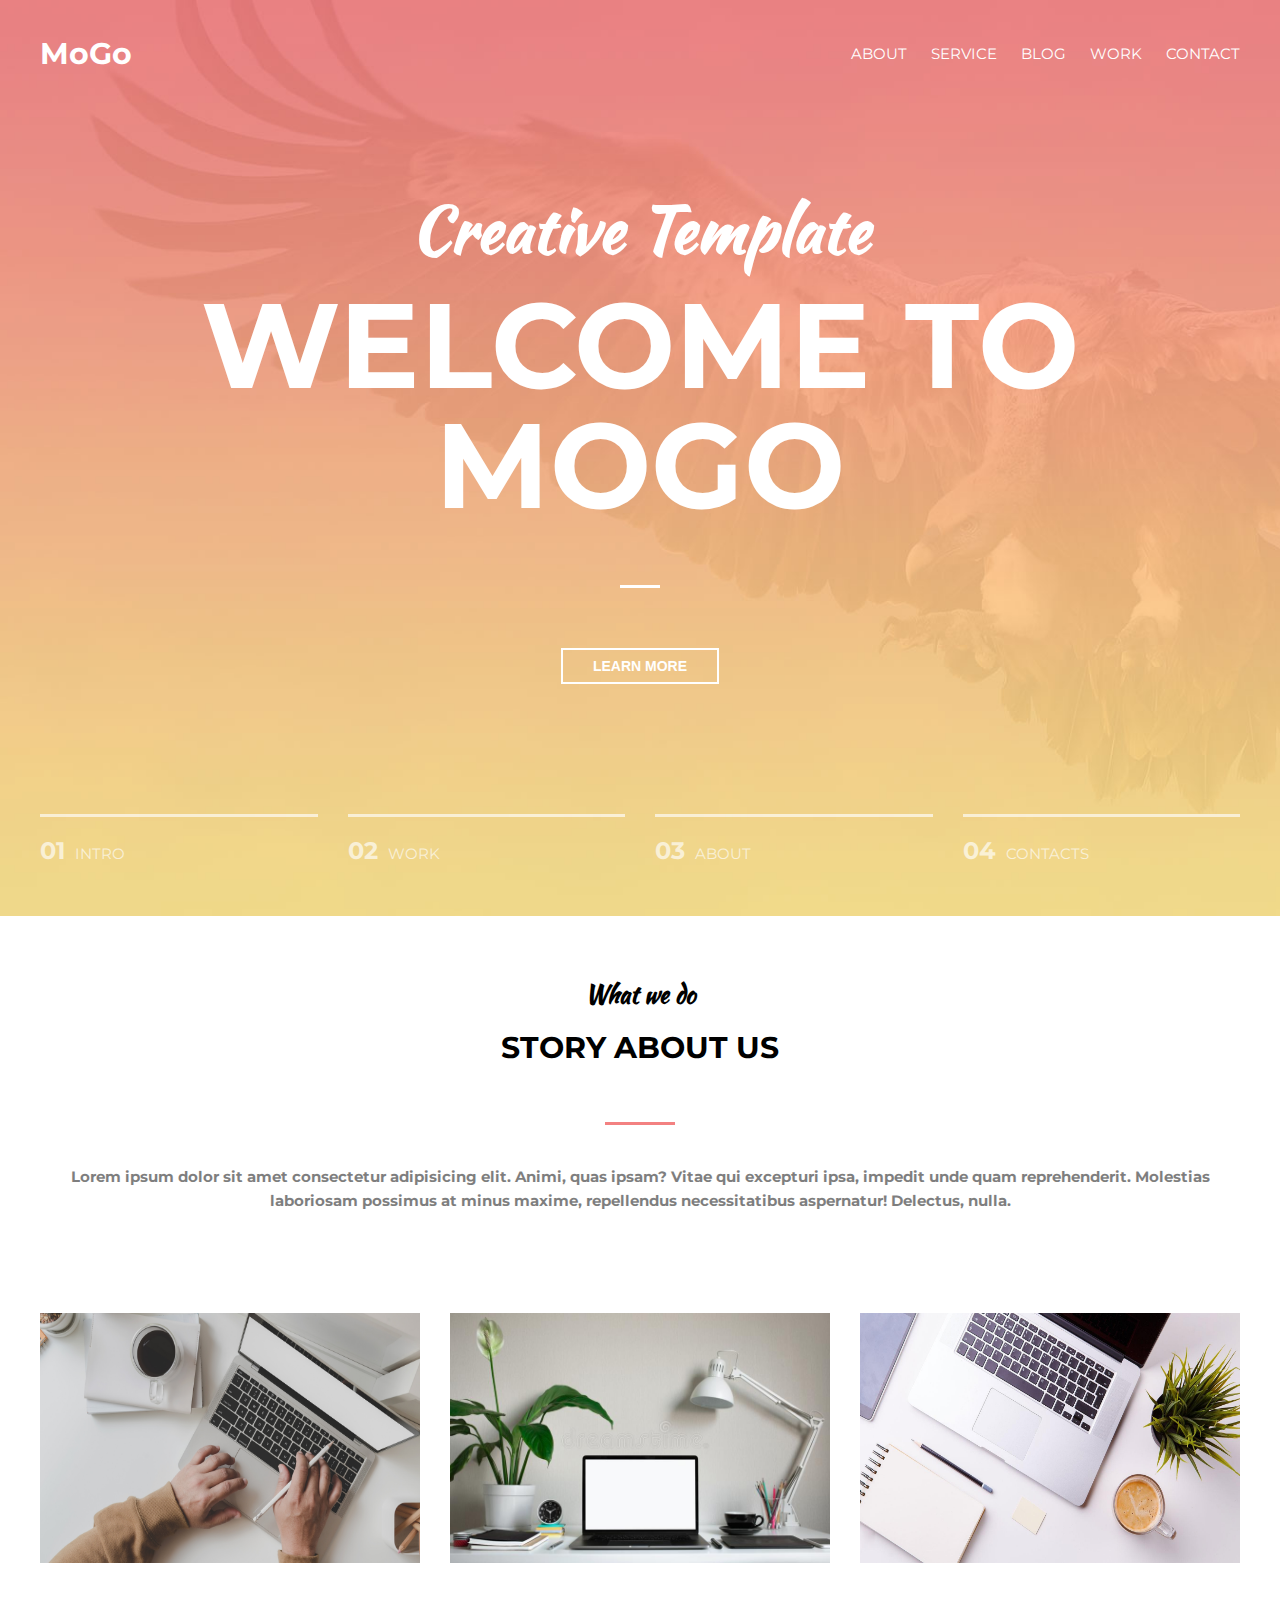
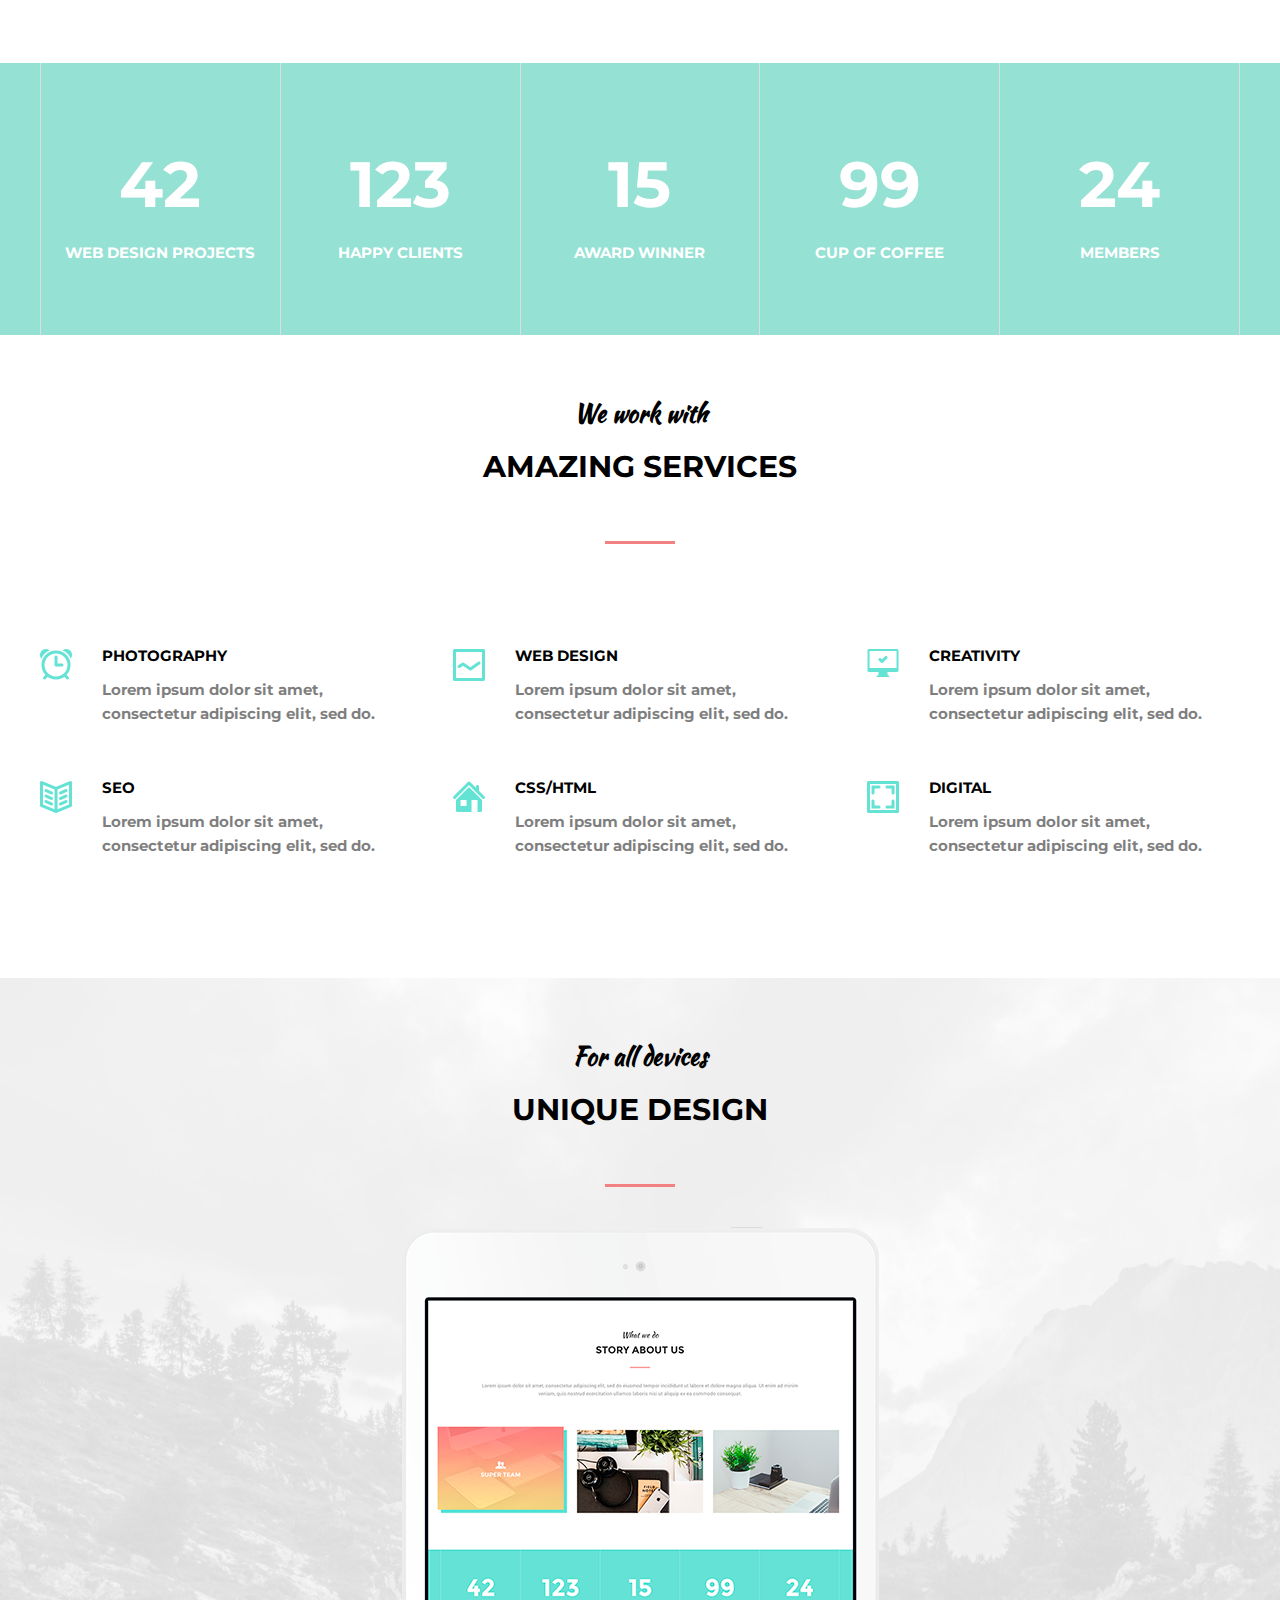
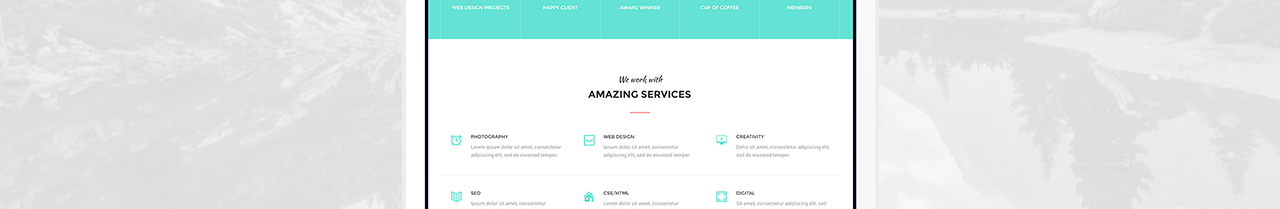
<file: Mogo/index.html>
<!DOCTYPE html>
<html lang="en">
  <head>
    <meta charset="UTF-8" />
    <meta http-equiv="X-UA-Compatible" content="IE=edge" />
    <meta name="viewport" content="width=device-width, initial-scale=1.0" />
    <link rel="stylesheet" href="./css/reset.css" />
    <link rel="stylesheet" href="./css/style.css" />
    <link
      href="https://fonts.googleapis.com/css2?family=Kaushan+Script&family=Montserrat:wght@700&display=swap"
      rel="stylesheet"
    />
    <title>MoGo</title>
  </head>
  <body>
    <section class="intro-section">
      <div class="intro-container">
        <header class="intro-header">
          <h4>MoGo</h4>
          <nav class="intro-nav">
            <a class="nav-link" href="#">About</a>
            <a class="nav-link" href="#">Service</a>
            <a class="nav-link" href="#">Blog</a>
            <a class="nav-link" href="#">Work</a>
            <a class="nav-link" href="#">Contact</a>
          </nav>
        </header>
        <div class="intro-main">
          <h2 style="font-family: Kaushan Script, cursive">
            Creative Template
          </h2>
          <h1>Welcome to MoGo</h1>
          <button class="intro-button">Learn More</button>
        </div>

        <div class="slider-container">
          <div class="slider-item">
            <h5>01</h5>
            INTRO
          </div>
          <div class="slider-item">
            <h5>02</h5>
            WORK
          </div>
          <div class="slider-item">
            <h5>03</h5>
            ABOUT
          </div>
          <div class="slider-item">
            <h5>04</h5>
            CONTACTS
          </div>
        </div>
      </div>
    </section>

    <section class="about-section">
      <div class="section-header">
        <h5 style="font-family: Kaushan Script, cursive">What we do</h5>
        <h4>Story about us</h4>
      </div>
      <h6 class="about-subtext">
        Lorem ipsum dolor sit amet consectetur adipisicing elit. Animi, quas
        ipsam? Vitae qui excepturi ipsa, impedit unde quam reprehenderit.
        Molestias laboriosam possimus at minus maxime, repellendus
        necessitatibus aspernatur! Delectus, nulla.
      </h6>
      <div class="about-images">
        <div class="about-item">
          <div class="about-img">
            <img src="./images/about1.png" alt="our team" />
          </div>
          <div class="image-title">
            <img src="./images/group.svg" alt="" />
            <h5>SUPER TEAM</h5>
          </div>
        </div>
        <div class="about-item">
          <div class="about-img">
            <img src="./images/about2.jpg" alt="our team" />
          </div>
          <div class="image-title">
            <img src="./images/group.svg" alt="" />
            <h5>SUPER TEAM</h5>
          </div>
        </div>
        <div class="about-item">
          <div class="about-img">
            <img src="./images/about3.jpg" alt="our team" />
          </div>
          <div class="image-title">
            <img src="./images/group.svg" alt="" />
            <h5>SUPER TEAM</h5>
          </div>
        </div>
      </div>
      <div class="statistics">
        <div class="stat-container">
          <div class="stat-item">
            <h2>42</h2>
            <h6>WEB DESIGN PROJECTS</h6>
          </div>
          <div class="stat-item">
            <h2>123</h2>
            <h6>HAPPY CLIENTS</h6>
          </div>
          <div class="stat-item">
            <h2>15</h2>
            <h6>AWARD WINNER</h6>
          </div>
          <div class="stat-item">
            <h2>99</h2>
            <h6>CUP OF COFFEE</h6>
          </div>
          <div class="stat-item">
            <h2>24</h2>
            <h6>MEMBERS</h6>
          </div>
        </div>
      </div>
    </section>

    <section class="services-section">
      <div class="section-header">
        <h5 style="font-family: Kaushan Script, cursive">We work with</h5>
        <h4>Amazing services</h4>
      </div>

      <div class="services-container">
        <div class="services-top-row">
          <div class="services-item">
            <div class="services-img">
              <img src="./images/alarm.png" alt="alarm" />
            </div>
            <div class="services-text">
              <h6>PHOTOGRAPHY</h6>
              <h6 style="opacity: 0.5">
                Lorem ipsum dolor sit amet, consectetur adipiscing elit, sed do.
              </h6>
            </div>
          </div>
          <div class="services-item">
            <div class="services-img">
              <img src="./images/line-graph.png" alt="" />
            </div>
            <div class="services-text">
              <h6>WEB DESIGN</h6>
              <h6 style="opacity: 0.5">
                Lorem ipsum dolor sit amet, consectetur adipiscing elit, sed do.
              </h6>
            </div>
          </div>
          <div class="services-item">
            <div class="services-img">
              <img src="./images/COMPUTER _ OK.png" alt="" />
            </div>
            <div class="services-text">
              <h6>CREATIVITY</h6>
              <h6 style="opacity: 0.5">
                Lorem ipsum dolor sit amet, consectetur adipiscing elit, sed do.
              </h6>
            </div>
          </div>
        </div>
        <div class="services-bottom-row">
          <div class="services-item">
            <div class="services-img">
              <img src="./images/BOOK 2.png" alt="" />
            </div>
            <div class="services-text">
              <h6>SEO</h6>
              <h6 style="opacity: 0.5">
                Lorem ipsum dolor sit amet, consectetur adipiscing elit, sed do.
              </h6>
            </div>
          </div>
          <div class="services-item">
            <div class="services-img">
              <img src="./images/HOME.png" alt="" />
            </div>
            <div class="services-text">
              <h6>CSS/HTML</h6>
              <h6 style="opacity: 0.5">
                Lorem ipsum dolor sit amet, consectetur adipiscing elit, sed do.
              </h6>
            </div>
          </div>
          <div class="services-item">
            <div class="services-img">
              <img src="./images/square.png" alt="" />
            </div>
            <div class="services-text">
              <h6>DIGITAL</h6>
              <h6 style="opacity: 0.5">
                Lorem ipsum dolor sit amet, consectetur adipiscing elit, sed do.
              </h6>
            </div>
          </div>
        </div>
      </div>
    </section>

    <section class="devices-section">
      <div class="section-header">
        <h5 style="font-family: Kaushan Script, cursive">For all devices</h5>
        <h4>Unique design</h4>
      </div>
      <div class="devices-img">
        <img src="./images/ipad.png" alt="" />
      </div>
    </section>
  </body>
</html>
</file>
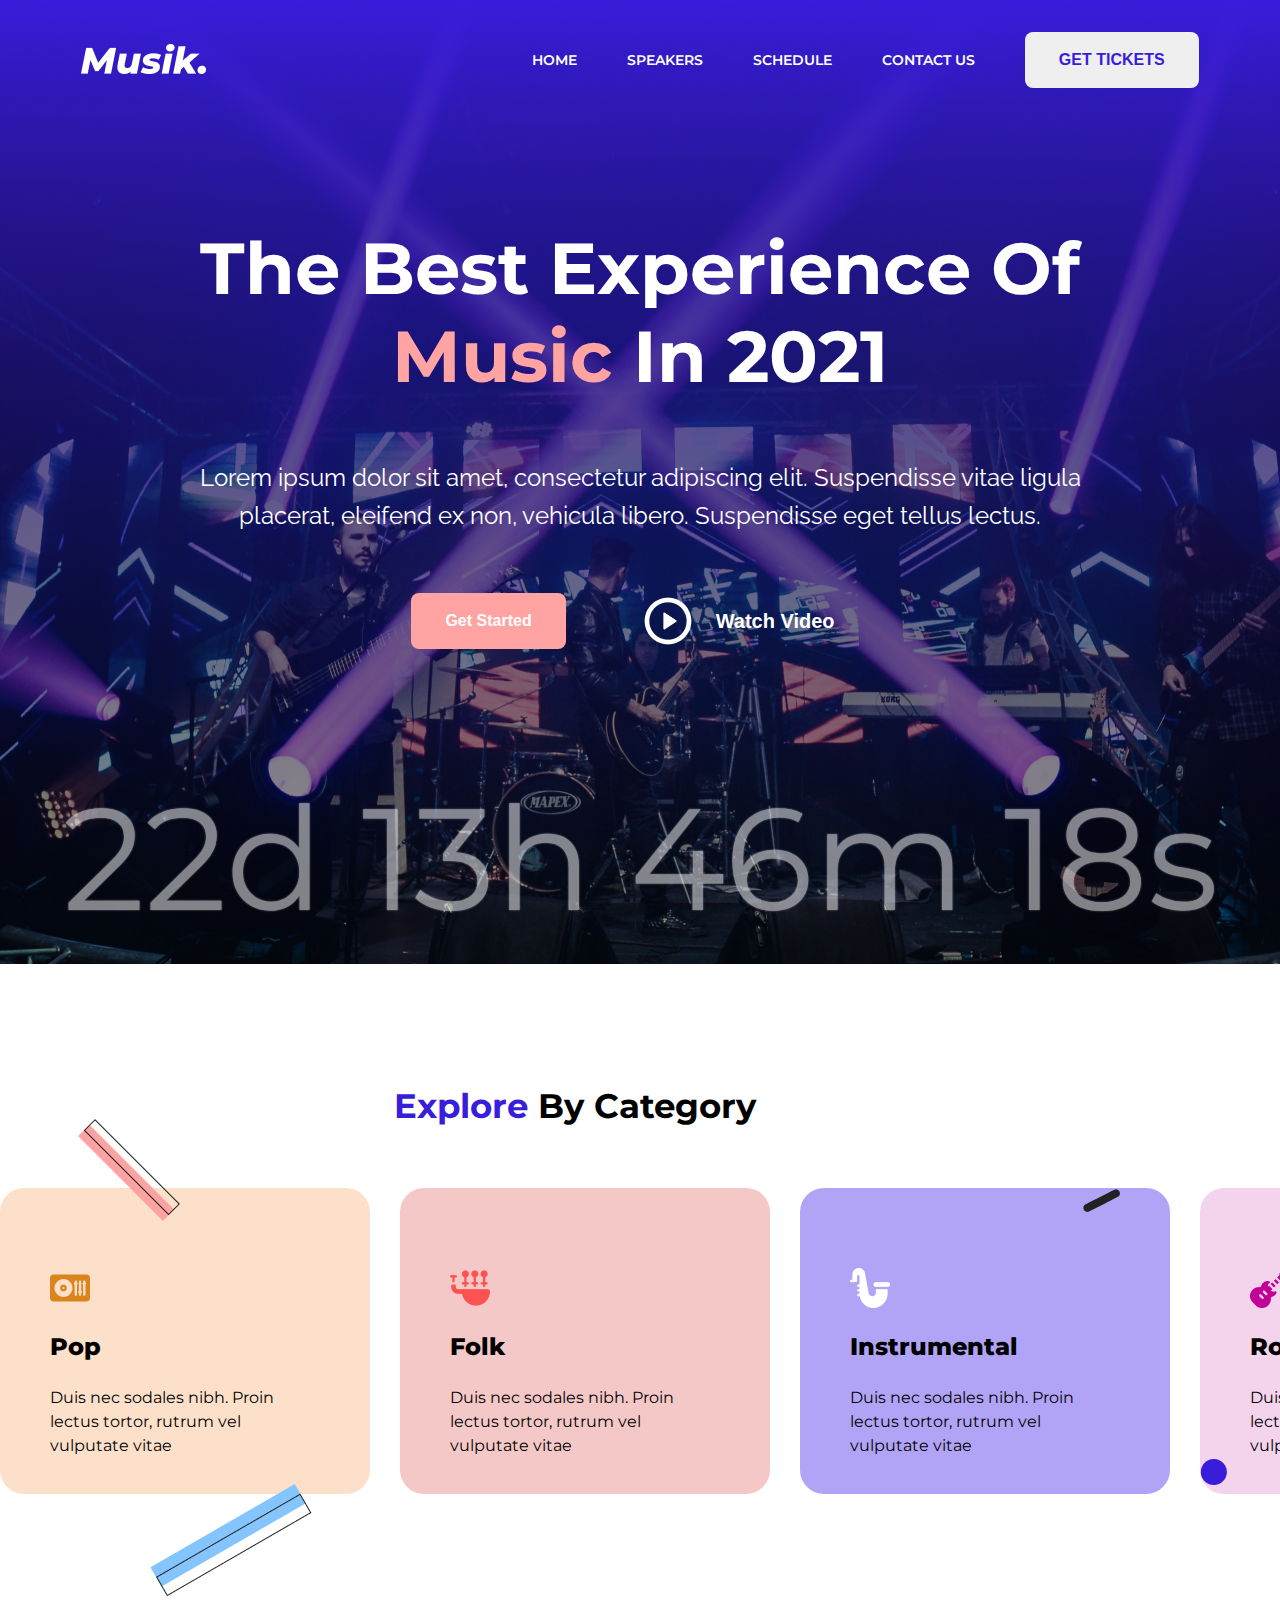
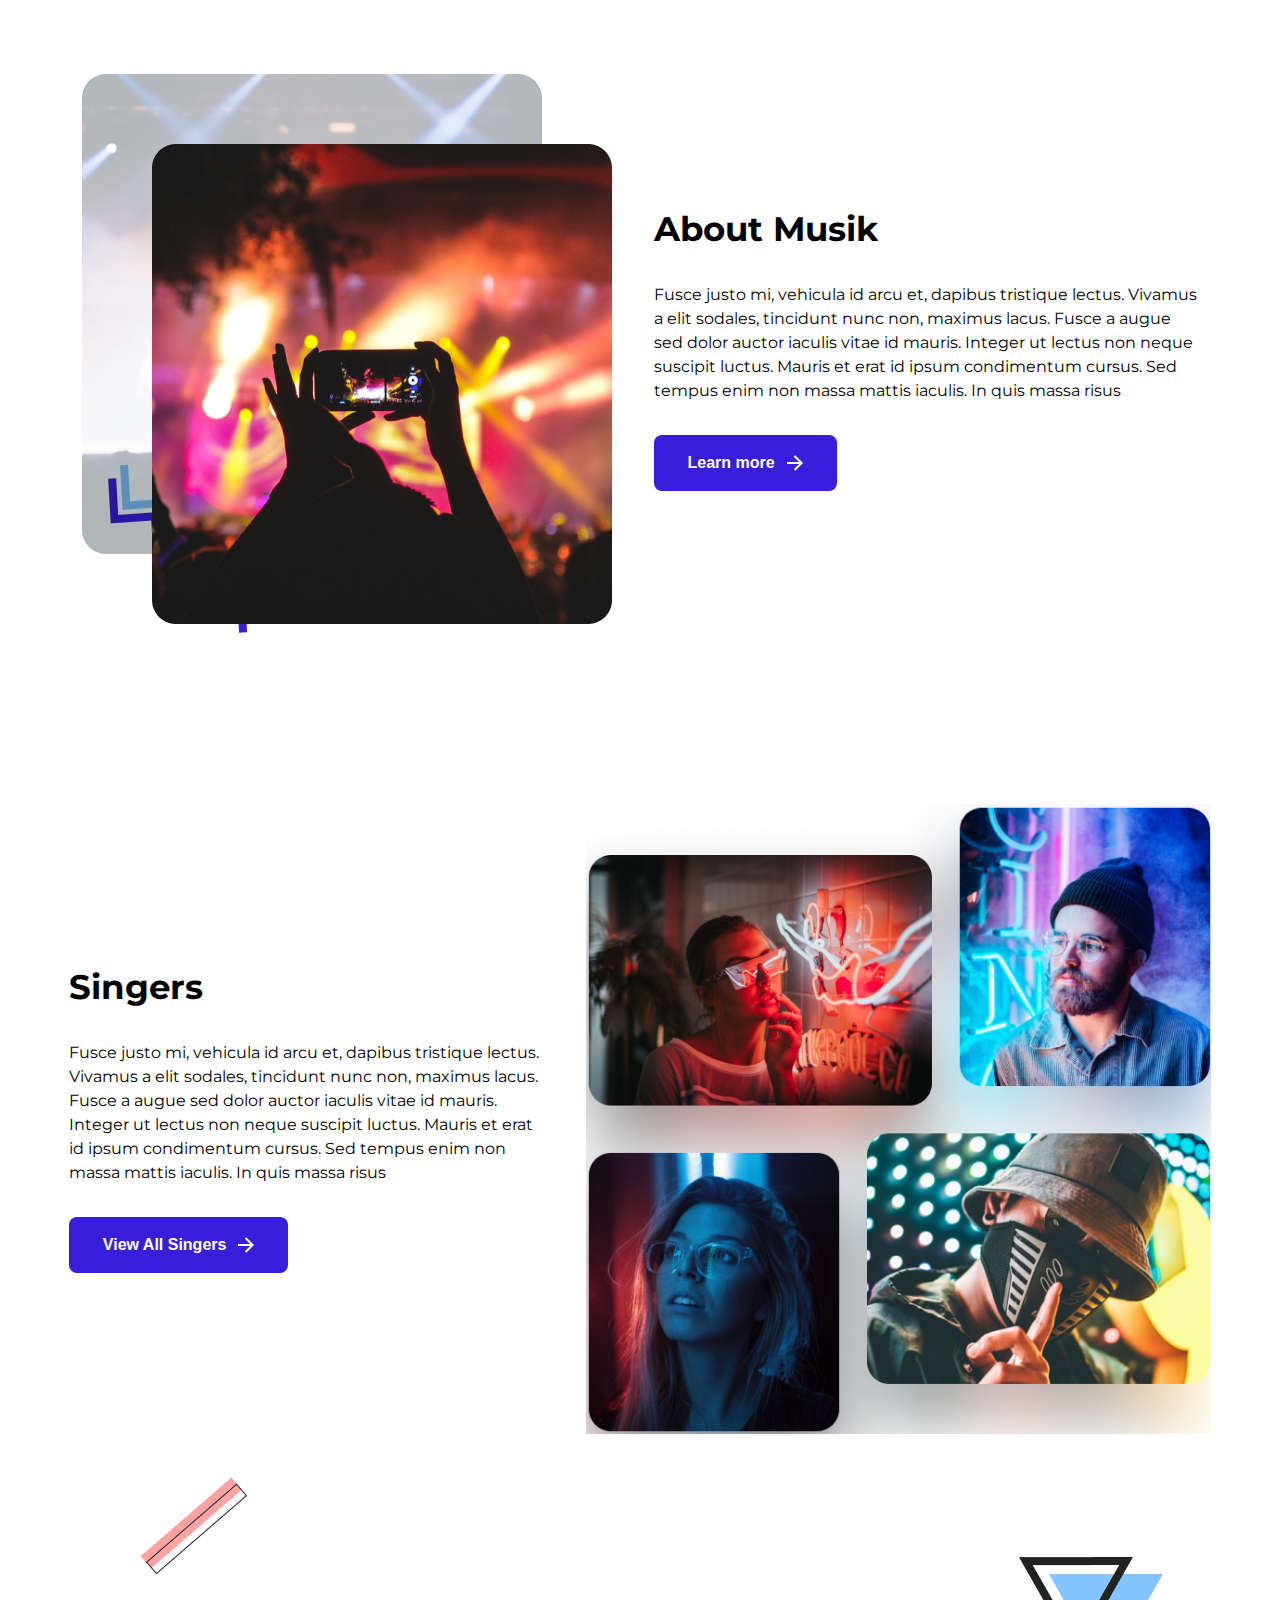
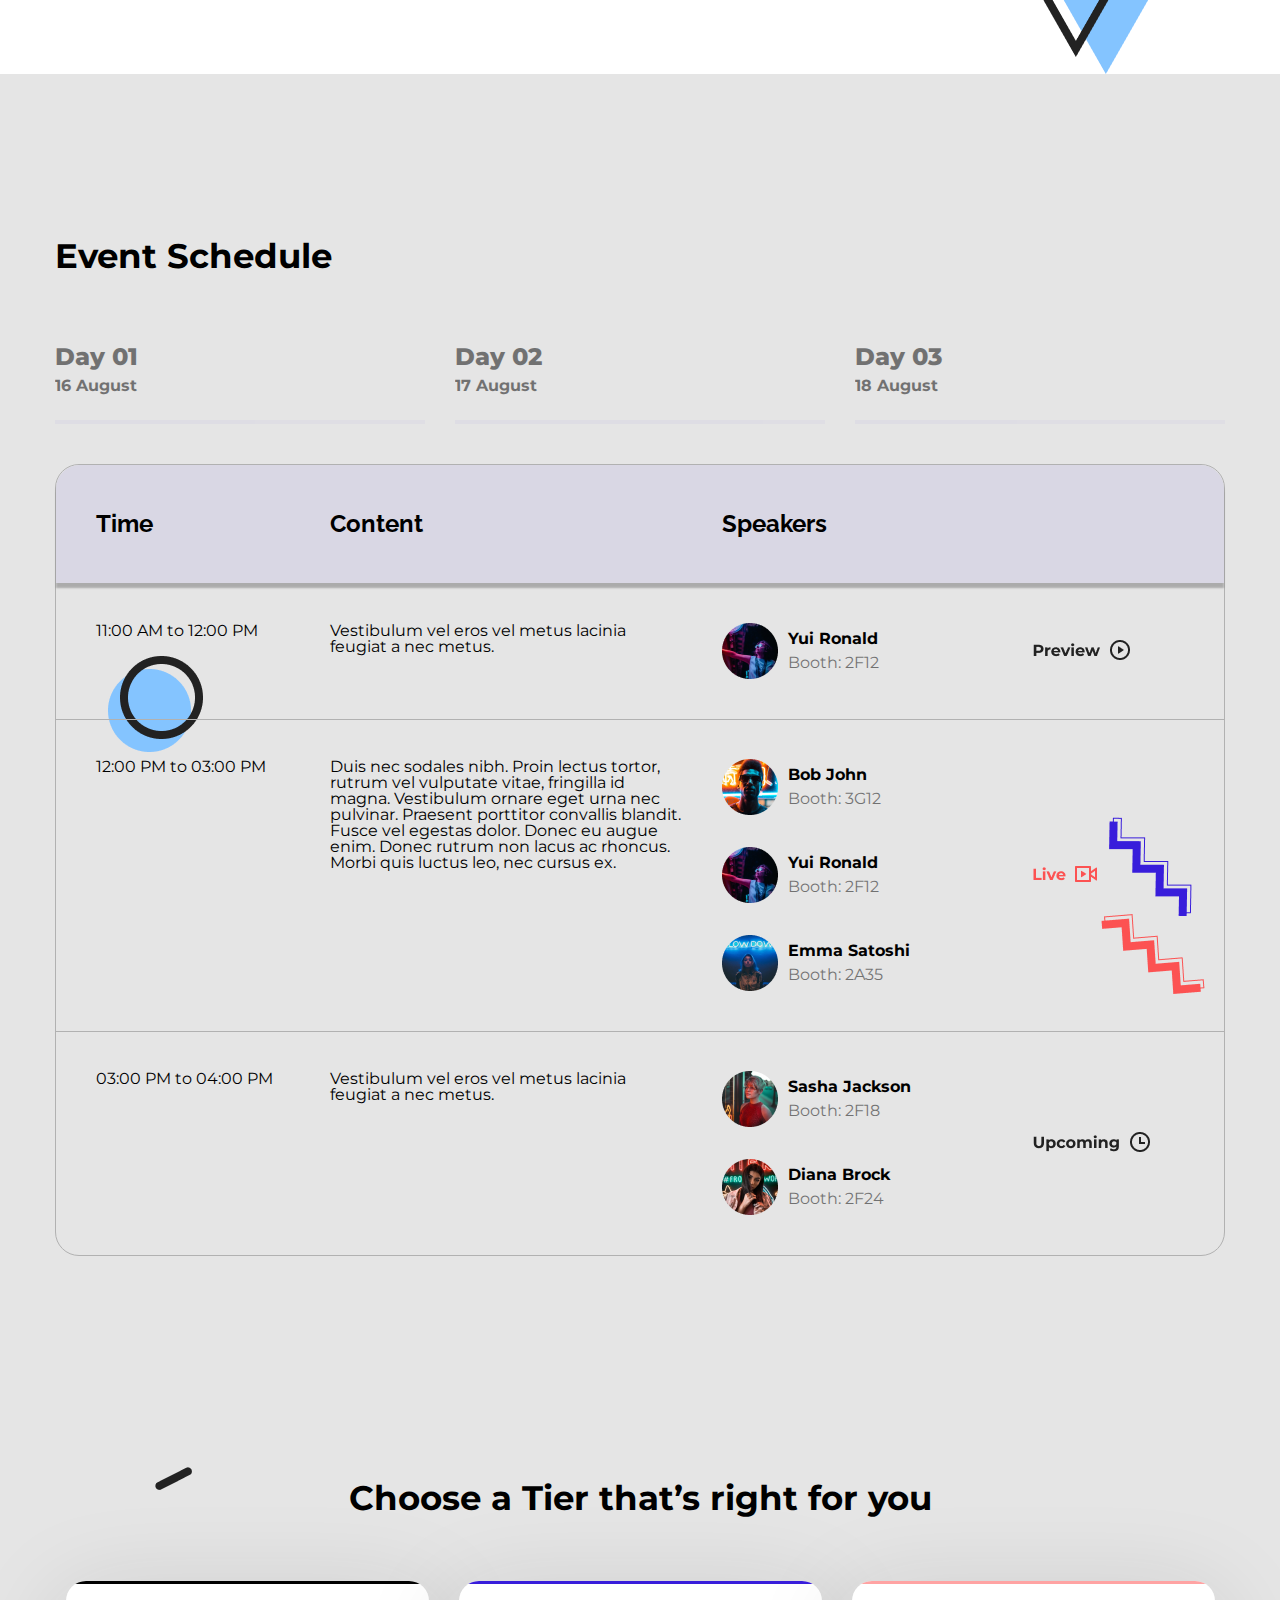
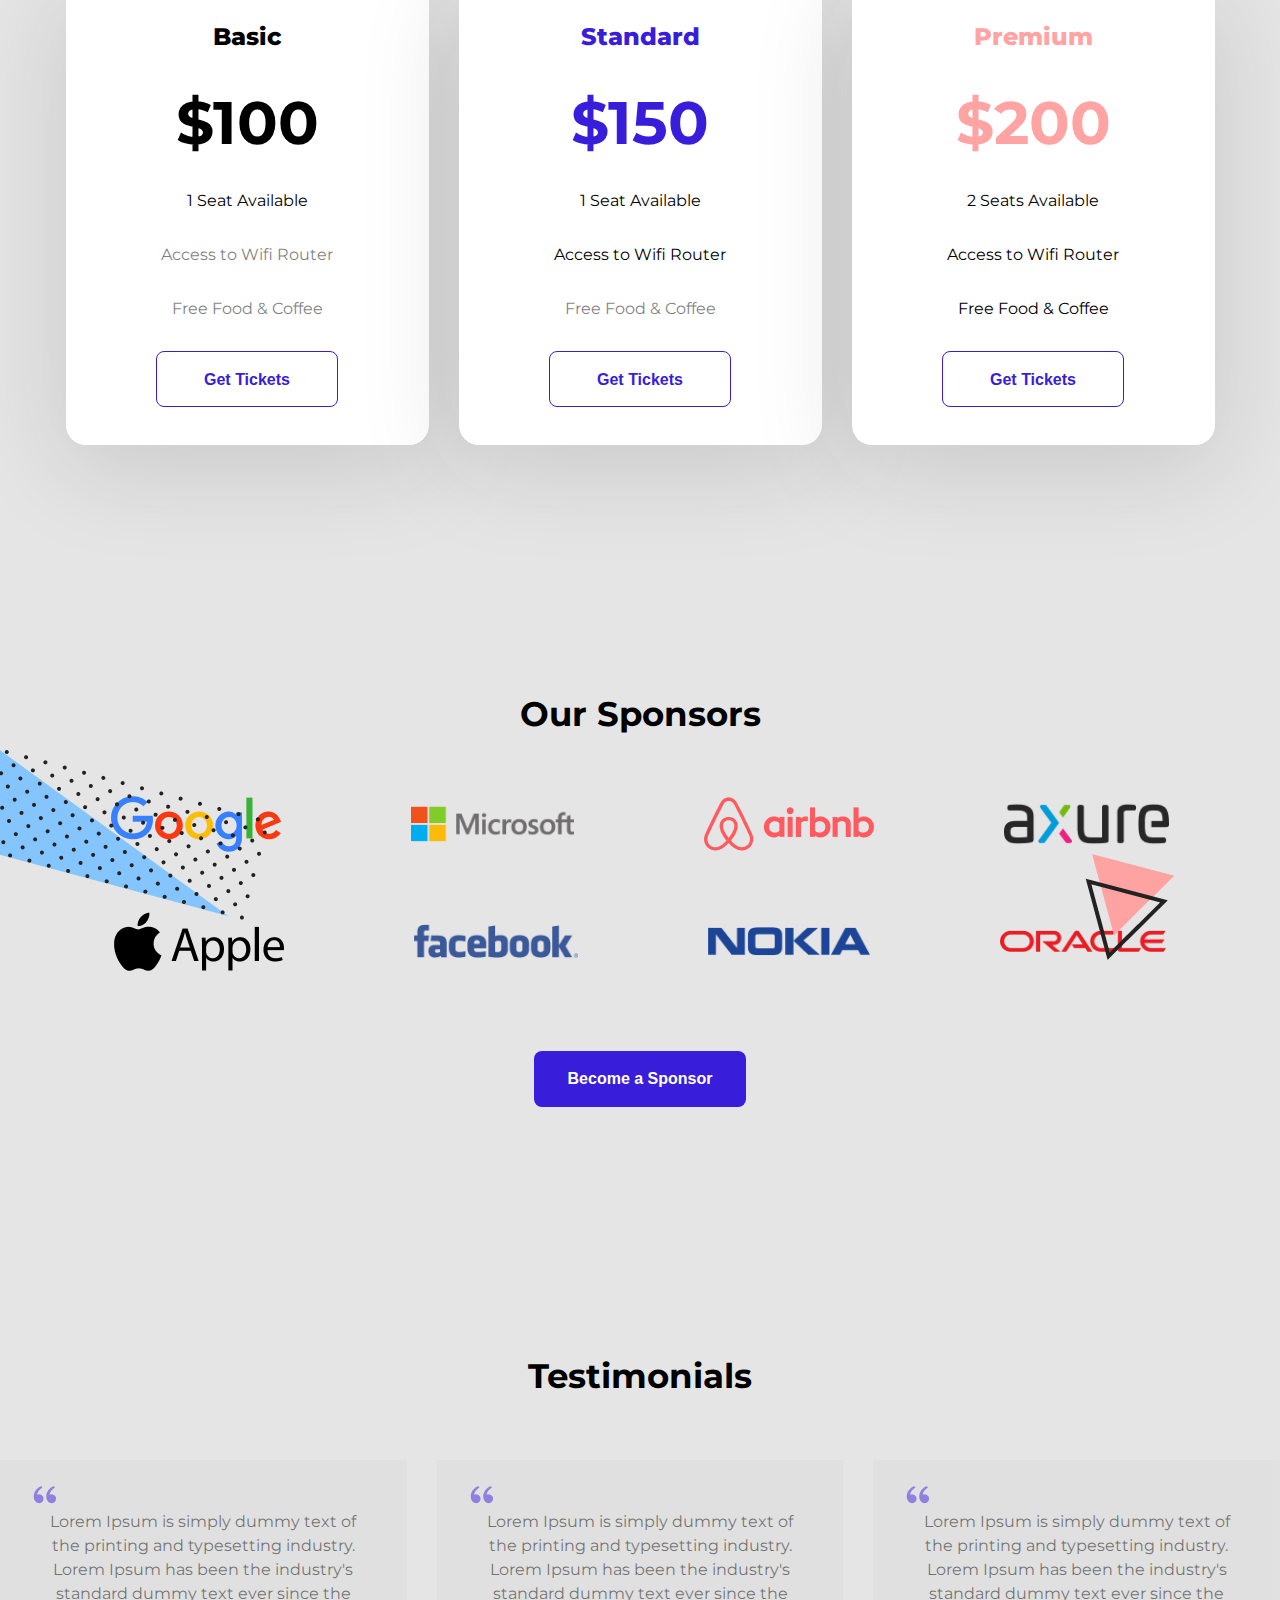
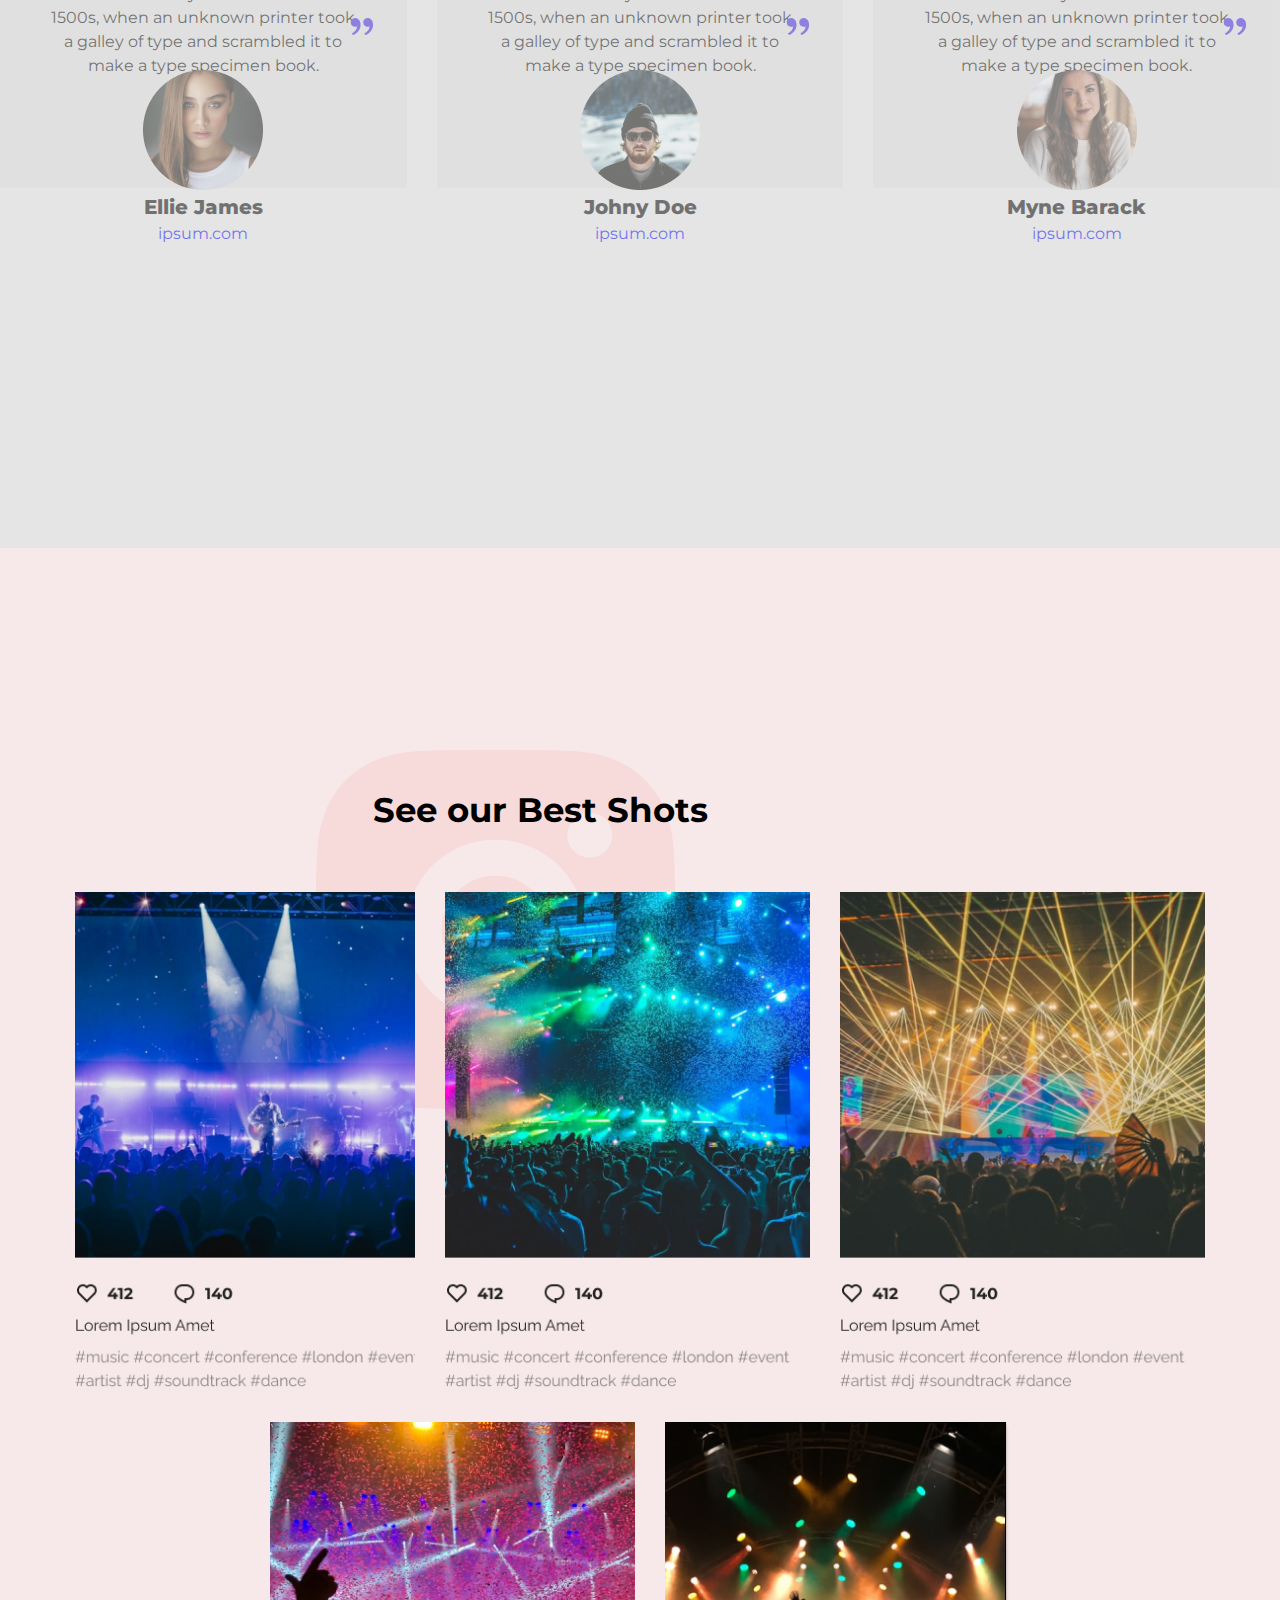
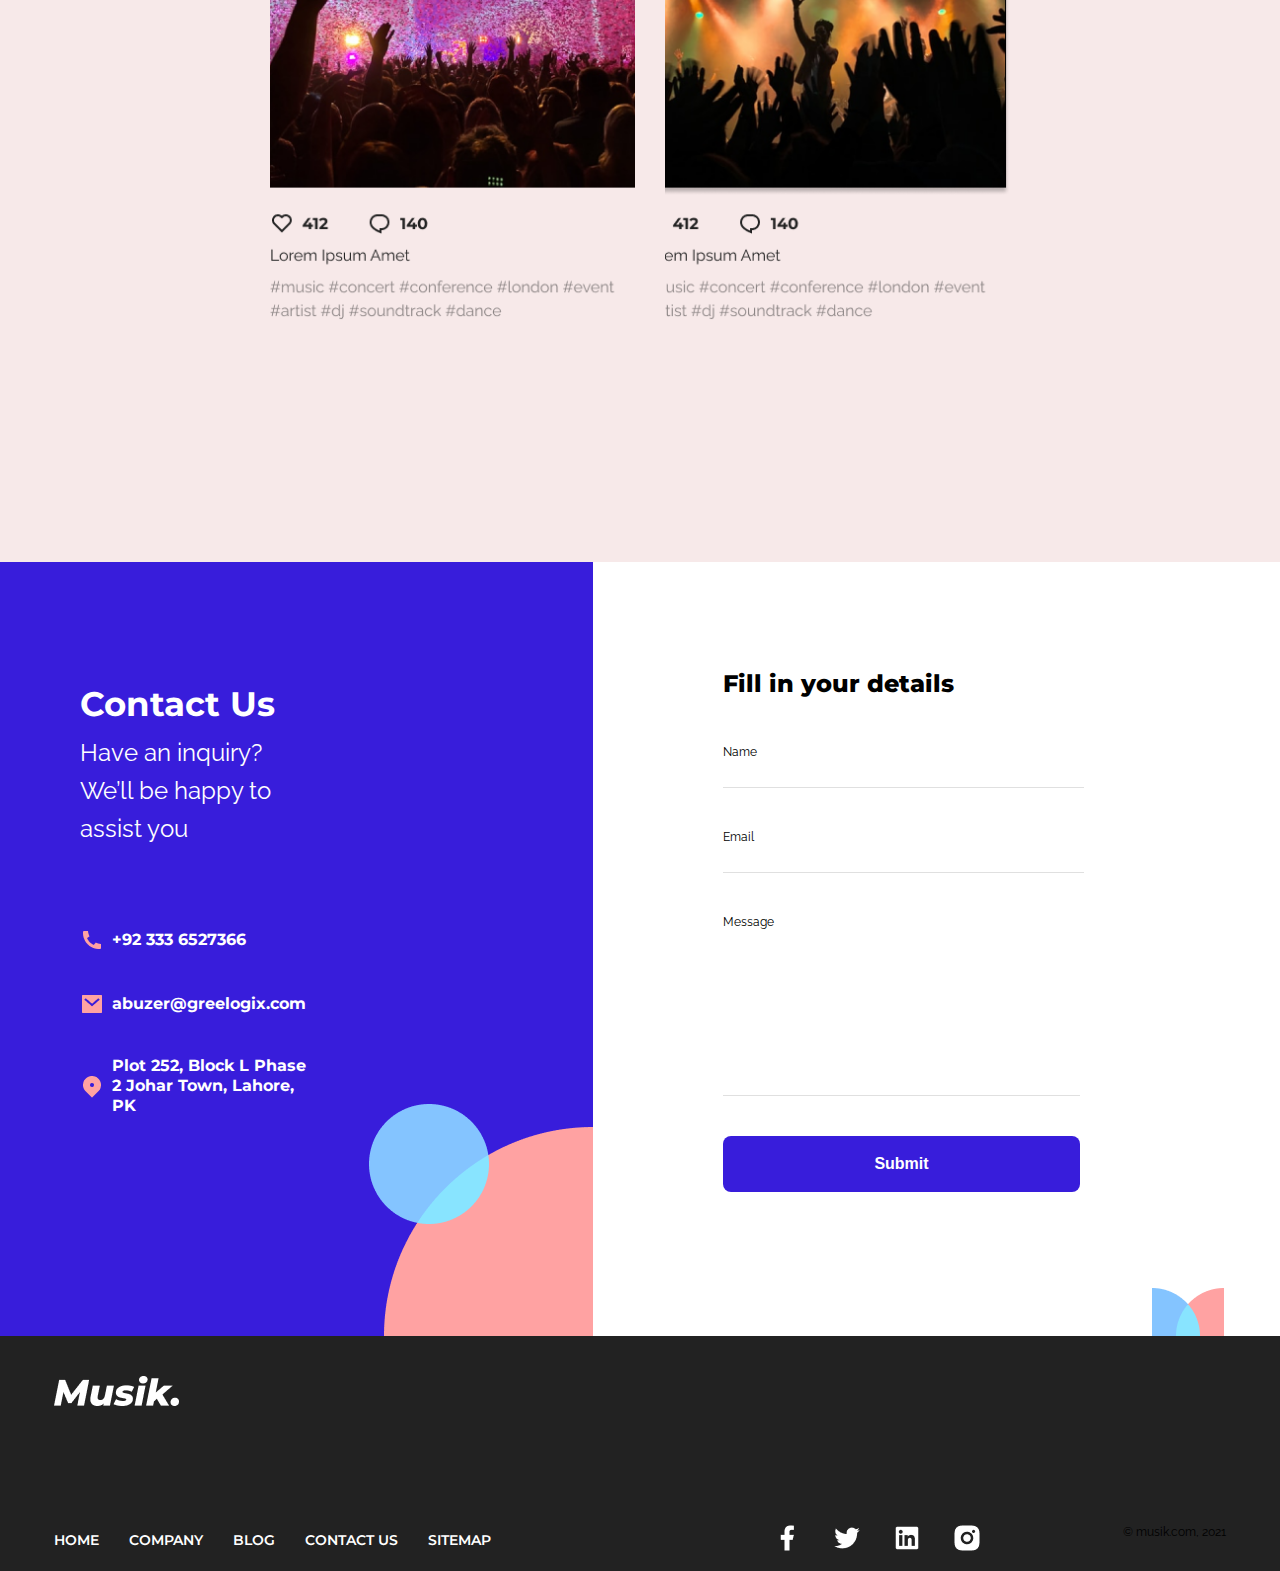
<file: Musik/index.html>
<!DOCTYPE html>
<html lang="en">
  <head>
    <meta charset="UTF-8" />
    <meta http-equiv="X-UA-Compatible" content="IE=edge" />
    <meta name="viewport" content="width=device-width, initial-scale=1.0" />
    <link rel="stylesheet" href="reset.css" />
    <link rel="stylesheet" href="style.css" />
    <script src="./main.js"></script>
    <title>Musik</title>
  </head>
  <body>
    <section class="header-section">
      <header class="header">
        <a href="#"
          ><img
            width="125px"
            height="30px"
            src="./images/headerlogo.png"
            alt="musik"
        /></a>
        <a href="#"
          ><img class="main-menu" src="./images/menu.svg" alt="menu"
        /></a>
        <nav class="header-nav">
          <a class="menu-font" href="#">HOME</a>
          <a class="menu-font" href="#">SPEAKERS</a>
          <a class="menu-font" href="#">SCHEDULE</a>
          <a class="menu-font" href="#">CONTACT US</a>
          <button class="header-nav-button">GET TICKETS</button>
        </nav>
      </header>
      <div class="header-description">
        <h1 class="hero-font">
          The Best experience of
          <span style="color: var(--light-red)">music</span> in 2021
        </h1>
        <p class="subtitle-font">
          Lorem ipsum dolor sit amet, consectetur adipiscing elit. Suspendisse
          vitae ligula placerat, eleifend ex non, vehicula libero. Suspendisse
          eget tellus lectus.
        </p>
        <div class="header-buttons">
          <button class="getstarted-button">
            <h5 class="h5-white">Get Started</h5>
          </button>
          <button class="video-button">
            <img src="./images/Play.png" alt="Play" />
            <h4 class="h4-white">Watch Video</h4>
          </button>
        </div>
      </div>
      <div class="timer">22d 13h 46m 18s</div>
    </section>

    <section class="categories-section">
      <img class="pop-top" src="./images/pop-top.png" alt="" />
      <img class="pop-bottom" src="./images/pop-bottom.png" alt="" />
      <img class="jazz-line" src="./images/jazz-line.png" alt="" />
      <img class="ladder" src="./images/ladder.png" alt="" />
      <img class="jazz-circle" src="./images/jazz-circle.png" alt="" />
      <img
        class="bottom-left-line"
        src="./images/bottom-left-line.png"
        alt=""
      />
      <img class="triangle" src="./images/triangle.png" alt="" />
      <div class="explore-text">
        <h2><span style="color: var(--blue)">Explore</span> By Category</h2>
      </div>
      <div class="categories-slider">
        <div class="categories-item pop">
          <img src="./images/Pop.png" alt="Pop" />
          <h3>Pop</h3>
          <p class="main-font">
            Duis nec sodales nibh. Proin lectus tortor, rutrum vel vulputate
            vitae
          </p>
        </div>
        <div class="categories-item folk">
          <img src="./images/Folk.png" alt="Folk" />
          <h3>Folk</h3>
          <p class="main-font">
            Duis nec sodales nibh. Proin lectus tortor, rutrum vel vulputate
            vitae
          </p>
        </div>
        <div class="categories-item instrumental">
          <img src="./images/Instrumental.png" alt="Instrumental" />
          <h3>Instrumental</h3>
          <p class="main-font">
            Duis nec sodales nibh. Proin lectus tortor, rutrum vel vulputate
            vitae
          </p>
        </div>
        <div class="categories-item rock">
          <img src="./images/Rock.png" alt="Rock" />
          <h3>Rock</h3>
          <p class="main-font">
            Duis nec sodales nibh. Proin lectus tortor, rutrum vel vulputate
            vitae
          </p>
        </div>
        <div class="categories-item jazz">
          <img src="./images/Jazz.png" alt="Jazz" />
          <h3>Jazz</h3>
          <p class="main-font">
            Duis nec sodales nibh. Proin lectus tortor, rutrum vel vulputate
            vitae
          </p>
        </div>
        <div class="categories-item pop">
          <img src="./images/Pop.png" alt="Pop" />
          <h3>Pop</h3>
          <p class="main-font">
            Duis nec sodales nibh. Proin lectus tortor, rutrum vel vulputate
            vitae
          </p>
        </div>
        <div class="categories-item folk">
          <img src="./images/Folk.png" alt="Folk" />
          <h3>Folk</h3>
          <p class="main-font">
            Duis nec sodales nibh. Proin lectus tortor, rutrum vel vulputate
            vitae
          </p>
        </div>
        <div class="categories-item instrumental">
          <img src="./images/Instrumental.png" alt="Instrumental" />
          <h3>Instrumental</h3>
          <p class="main-font">
            Duis nec sodales nibh. Proin lectus tortor, rutrum vel vulputate
            vitae
          </p>
        </div>
        <div class="categories-item rock">
          <img src="./images/Rock.png" alt="Rock" />
          <h3>Rock</h3>
          <p class="main-font">
            Duis nec sodales nibh. Proin lectus tortor, rutrum vel vulputate
            vitae
          </p>
        </div>
        <div class="categories-item jazz">
          <img src="./images/Jazz.png" alt="Jazz" />
          <h3>Jazz</h3>
          <p class="main-font">
            Duis nec sodales nibh. Proin lectus tortor, rutrum vel vulputate
            vitae
          </p>
        </div>
      </div>
      <div class="about">
        <div class="about-image">
          <img class="about1" src="./images/about1.png" alt="image" />
          <img class="about2" src="./images/about2.png" alt="image" />
        </div>
        <div class="about-text">
          <h2>About Musik</h2>
          <p class="main-font">
            Fusce justo mi, vehicula id arcu et, dapibus tristique lectus.
            Vivamus a elit sodales, tincidunt nunc non, maximus lacus. Fusce a
            augue sed dolor auctor iaculis vitae id mauris. Integer ut lectus
            non neque suscipit luctus. Mauris et erat id ipsum condimentum
            cursus. Sed tempus enim non massa mattis iaculis. In quis massa
            risus
          </p>
          <button class="about-button">
            <h5 class="h5-white">Learn more</h5>
            <img src="./images/Vector.png" alt="Arrow" />
          </button>
        </div>
      </div>
      <div class="singers">
        <div class="singers-text">
          <h2>Singers</h2>
          <p class="main-font">
            Fusce justo mi, vehicula id arcu et, dapibus tristique lectus.
            Vivamus a elit sodales, tincidunt nunc non, maximus lacus. Fusce a
            augue sed dolor auctor iaculis vitae id mauris. Integer ut lectus
            non neque suscipit luctus. Mauris et erat id ipsum condimentum
            cursus. Sed tempus enim non massa mattis iaculis. In quis massa
            risus
          </p>
          <button class="about-button">
            <h5 class="h5-white">View All Singers</h5>
            <img src="./images/Vector.png" alt="Arrow" />
          </button>
        </div>
        <div class="singers-photos">
          <img src="./images/singersphotos.png" alt="" />
        </div>
      </div>
    </section>

    <section class="event-section">
      <img class="table-circle" src="./images/table-circle.png" alt="" />
      <img
        class="table-blue-ladder"
        src="./images/table-blue-ladder.png"
        alt=""
      />
      <img
        class="table-red-ladder"
        src="./images/table-red-ladder.png"
        alt=""
      />
      <div class="event-wrapper">
        <h2>Event Schedule</h2>
        <div class="event-calendar">
          <div class="day-block">
            <h3>Day 01</h3>
            <h5>16 August</h5>
          </div>
          <div class="day-block">
            <h3>Day 02</h3>
            <h5>17 August</h5>
          </div>
          <div class="day-block">
            <h3>Day 03</h3>
            <h5>18 August</h5>
          </div>
        </div>
      </div>

      <div class="table-wrapper">
        <table class="event-table">
          <tr class="thead">
            <td class="subtitle-font-2 time-item">Time</td>
            <td class="subtitle-font-2 content-item">Content</td>
            <td class="subtitle-font-2 speakers-item">Speakers</td>
            <td style="color: transparent" class="text-item">Text</td>
          </tr>
          <tr>
            <td class="time-item">11:00 AM to 12:00 PM</td>
            <td>Vestibulum vel eros vel metus lacinia feugiat a nec metus.</td>
            <td class="inner-block speakers-item">
              <img src="./images/Yui Ronald.png" alt="" />
              <div class="yui-text">
                <p style="font-weight: 700" class="main-font">Yui Ronald</p>
                <p style="opacity: 0.5" class="main-font">Booth: 2F12</p>
              </div>
            </td>
            <td class="live-icons">
              <img src="./images/Video.png" alt="" />
            </td>
          </tr>
          <tr>
            <td class="time-item">12:00 PM to 03:00 PM</td>
            <td>
              Duis nec sodales nibh. Proin lectus tortor, rutrum vel vulputate
              vitae, fringilla id magna. Vestibulum ornare eget urna nec
              pulvinar. Praesent porttitor convallis blandit. Fusce vel egestas
              dolor. Donec eu augue enim. Donec rutrum non lacus ac rhoncus.
              Morbi quis luctus leo, nec cursus ex.
            </td>
            <td class="outer-block">
              <div class="inner-block">
                <img src="./images/Bob John.png" alt="" />
                <div class="bob-text">
                  <p style="font-weight: 700" class="main-font">Bob John</p>
                  <p style="opacity: 0.5" class="main-font">Booth: 3G12</p>
                </div>
              </div>

              <div class="inner-block">
                <img src="./images/Yui Ronald.png" alt="" />
                <div class="yui-text">
                  <p style="font-weight: 700" class="main-font">Yui Ronald</p>
                  <p style="opacity: 0.5" class="main-font">Booth: 2F12</p>
                </div>
              </div>

              <div class="inner-block">
                <img src="./images/Emma Satoshi.png" alt="" />
                <div class="bob-text">
                  <p style="font-weight: 700" class="main-font">Emma Satoshi</p>
                  <p style="opacity: 0.5" class="main-font">Booth: 2A35</p>
                </div>
              </div>
            </td>
            <td>
              <img src="./images/live-camera.png" alt="" />
            </td>
            <td class="td-line">
              <div class="tr-line"></div>
            </td>
          </tr>
          <tr>
            <td>03:00 PM to 04:00 PM</td>
            <td>Vestibulum vel eros vel metus lacinia feugiat a nec metus.</td>
            <td class="outer-block">
              <div class="inner-block">
                <img src="./images/Sasha Jackson.png" alt="" />
                <div class="sasha-text">
                  <p style="font-weight: 700" class="main-font">
                    Sasha Jackson
                  </p>
                  <p style="opacity: 0.5" class="main-font">Booth: 2F18</p>
                </div>
              </div>
              <div class="inner-block">
                <img src="./images/Diana Brock.png" alt="" />
                <div class="diana-text">
                  <p style="font-weight: 700" class="main-font">Diana Brock</p>
                  <p style="opacity: 0.5" class="main-font">Booth: 2F24</p>
                </div>
              </div>
            </td>
            <td>
              <img src="./images/upcoming.png" alt="" />
            </td>
            <td class="td-line">
              <div class="tr-line"></div>
            </td>
          </tr>
        </table>
      </div>
    </section>

    <section class="price-section">
      <img class="price-line" src="./images/jazz-line.png" alt="" />
      <img class="price-circle" src="./images/jazz-circle.png" alt="" />
      <h2>Choose a Tier that’s right for you</h2>
      <div class="price-container">
        <div class="price-item black-price">
          <h3>Basic</h3>
          <h1>$100</h1>
          <p class="main-font">1 Seat Available</p>
          <p style="opacity: 50%" class="main-font">Access to Wifi Router</p>
          <p style="opacity: 50%" class="main-font">Free Food & Coffee</p>
          <button class="price-button">Get Tickets</button>
        </div>
        <div class="price-item blue-price">
          <h3>Standard</h3>
          <h1>$150</h1>
          <p class="main-font">1 Seat Available</p>
          <p class="main-font">Access to Wifi Router</p>
          <p style="opacity: 50%" class="main-font">Free Food & Coffee</p>
          <button class="price-button">Get Tickets</button>
        </div>
        <div class="price-item red-price">
          <h3>Premium</h3>
          <h1>$200</h1>
          <p class="main-font">2 Seats Available</p>
          <p class="main-font">Access to Wifi Router</p>
          <p class="main-font">Free Food & Coffee</p>
          <button class="price-button">Get Tickets</button>
        </div>
      </div>
    </section>

    <section class="sponsors-section">
      <img class="sponsors-dots" src="./images/sponsors-dots.png" alt="" />
      <img
        class="sponsors-triangle"
        src="./images/sponsors-triangle.png"
        alt=""
      />
      <h2>Our Sponsors</h2>
      <div class="sponsors-wrapper">
        <div class="sponsors-top-row">
          <img src="./images/google.png" alt="Google" />
          <img height="36.31px" src="./images/microsoft.png" alt="Microsoft" />
          <img src="./images/airbnb.png" alt="AirBnB" />
          <img height="48.48px" src="./images/axure.png" alt="Axure" />
        </div>
        <div class="sponsors-bottom-row">
          <img src="./images/apple.png" alt="Apple" />
          <img height="33.7px" src="./images/facebook.png" alt="Facebook" />
          <img height="28.63px" src="./images/nokia.png" alt="Nokia" />
          <img height="22.4px" src="./images/oracle.png" alt="Oracle" />
        </div>
      </div>
      <button class="sponsors-button">Become a Sponsor</button>
    </section>

    <section class="testimonials-section">
      <h2>Testimonials</h2>
      <div class="testimonials-container">
        <div class="testimonials-item">
          <img class="quotes1" src="./images/Quotes.png" alt="" />
          <img class="quotes2" src="./images/Quotes2.png" alt="" />
          <p class="main-font">
            Lorem Ipsum is simply dummy text of the printing and typesetting
            industry. Lorem Ipsum has been the industry's standard dummy text
            ever since the 1500s, when an unknown printer took a galley of type
            and scrambled it to make a type specimen book.
          </p>
          <div class="quote-wrapper">
            <img
              width="120px"
              height="120px"
              src="./images/Ellie James.png"
              alt=""
            />
            <div class="testimonials-text">
              <h4>Ellie James</h4>
              <a href="#">ipsum.com</a>
            </div>
          </div>
        </div>

        <div class="testimonials-item">
          <img class="quotes1" src="./images/Quotes.png" alt="" />
          <img class="quotes2" src="./images/Quotes2.png" alt="" />
          <p class="main-font">
            Lorem Ipsum is simply dummy text of the printing and typesetting
            industry. Lorem Ipsum has been the industry's standard dummy text
            ever since the 1500s, when an unknown printer took a galley of type
            and scrambled it to make a type specimen book.
          </p>
          <div class="quote-wrapper">
            <img
              width="120px"
              height="120px"
              src="./images/johny-doe.png"
              alt=""
            />
            <div class="testimonials-text">
              <h4>Johny Doe</h4>
              <a href="#">ipsum.com</a>
            </div>
          </div>
        </div>

        <div class="testimonials-item">
          <img class="quotes1" src="./images/Quotes.png" alt="" />
          <img class="quotes2" src="./images/Quotes2.png" alt="" />
          <p class="main-font">
            Lorem Ipsum is simply dummy text of the printing and typesetting
            industry. Lorem Ipsum has been the industry's standard dummy text
            ever since the 1500s, when an unknown printer took a galley of type
            and scrambled it to make a type specimen book.
          </p>
          <div class="quote-wrapper">
            <img
              width="120px"
              height="120px"
              src="./images/Myne Barack.png"
              alt=""
            />
            <div class="testimonials-text">
              <h4>Myne Barack</h4>
              <a href="#">ipsum.com</a>
            </div>
          </div>
        </div>
      </div>
    </section>
    <section class="insta-section">
      <div class="insta-text">
        <h2>See our Best Shots</h2>
      </div>
      <div class="insta-container">
        <img src="./images/Instashot1.png" alt="" />
        <img src="./images/Instashot2.png" alt="" />
        <img src="./images/Instashot3.png" alt="" />
        <img src="./images/Instashot4.png" alt="" />
        <img src="./images/Instashot5.png" alt="" />
      </div>
    </section>

    <section class="contacts-section">
      <div class="contacts-container">
        <img class="contacts-img" src="./images/Shape.png" alt="" />
        <div class="contacts-text">
          <h2>Contact Us</h2>
          <p class="subtitle-font">
            Have an inquiry? We’ll be happy to assist you
          </p>
        </div>
        <div class="contacts-wrapper">
          <div class="contacts-phone">
            <img src="./images/Phone.png" alt="" />
            <h5 class="h5-white">+92 333 6527366</h5>
          </div>
          <div class="contacts-email">
            <img src="./images/Email.png" alt="" />
            <h5 class="h5-white">abuzer@greelogix.com</h5>
          </div>
          <div class="contacts-map">
            <img src="./images/Map Pin.png" alt="" />
            <h5 class="h5-white">
              Plot 252, Block L Phase 2 Johar Town, Lahore, PK
            </h5>
          </div>
        </div>
      </div>

      <form action="#">
        <h3>Fill in your details</h3>
        <div class="name-container">
          <label class="small-font" for="name">Name</label>
          <input type="text" id="name" />
        </div>
        <div class="email-container">
          <label class="small-font" for="email">Email</label>
          <input type="email" name="email" id="email" />
        </div>
        <div class="message-container">
          <label class="small-font" for="message">Message</label>
          <textarea name="message" id="message" cols="30" rows="10"></textarea>
        </div>
        <button class="form-button">Submit</button>
        <img class="form-shape" src="./images/form-shape.png" alt="" />
      </form>
    </section>
    <footer>
      <div class="footer-container">
        <a href="#"
          ><img
            width="125px"
            height="30px"
            src="./images/headerlogo.png"
            alt="logo"
        /></a>
        <div class="nav-wrapper">
          <nav class="footer-nav">
            <a class="menu-font" href="#">HOME</a>
            <a class="menu-font" href="#">COMPANY</a>
            <a class="menu-font" href="#">BLOG</a>
            <a class="menu-font" href="#">CONTACT US</a>
            <a class="menu-font" href="#">SITEMAP</a>
          </nav>
          <div class="footer-right-wrp">
            <nav class="footer-socialmedia">
              <a href="#"
                ><img src="./images/Facebook-footer.png" alt="facebook"
              /></a>
              <a href="#"><img src="./images/Twitter.png" alt="twitter" /></a>
              <a href="#"><img src="./images/Linkedin.png" alt="linkedin" /></a>
              <a href="#"
                ><img src="./images/Instagram.png" alt="instagram"
              /></a>
            </nav>
            <p class="small-font">© musik.com, 2021</p>
          </div>
        </div>
      </div>
    </footer>
  </body>
</html>
</file>
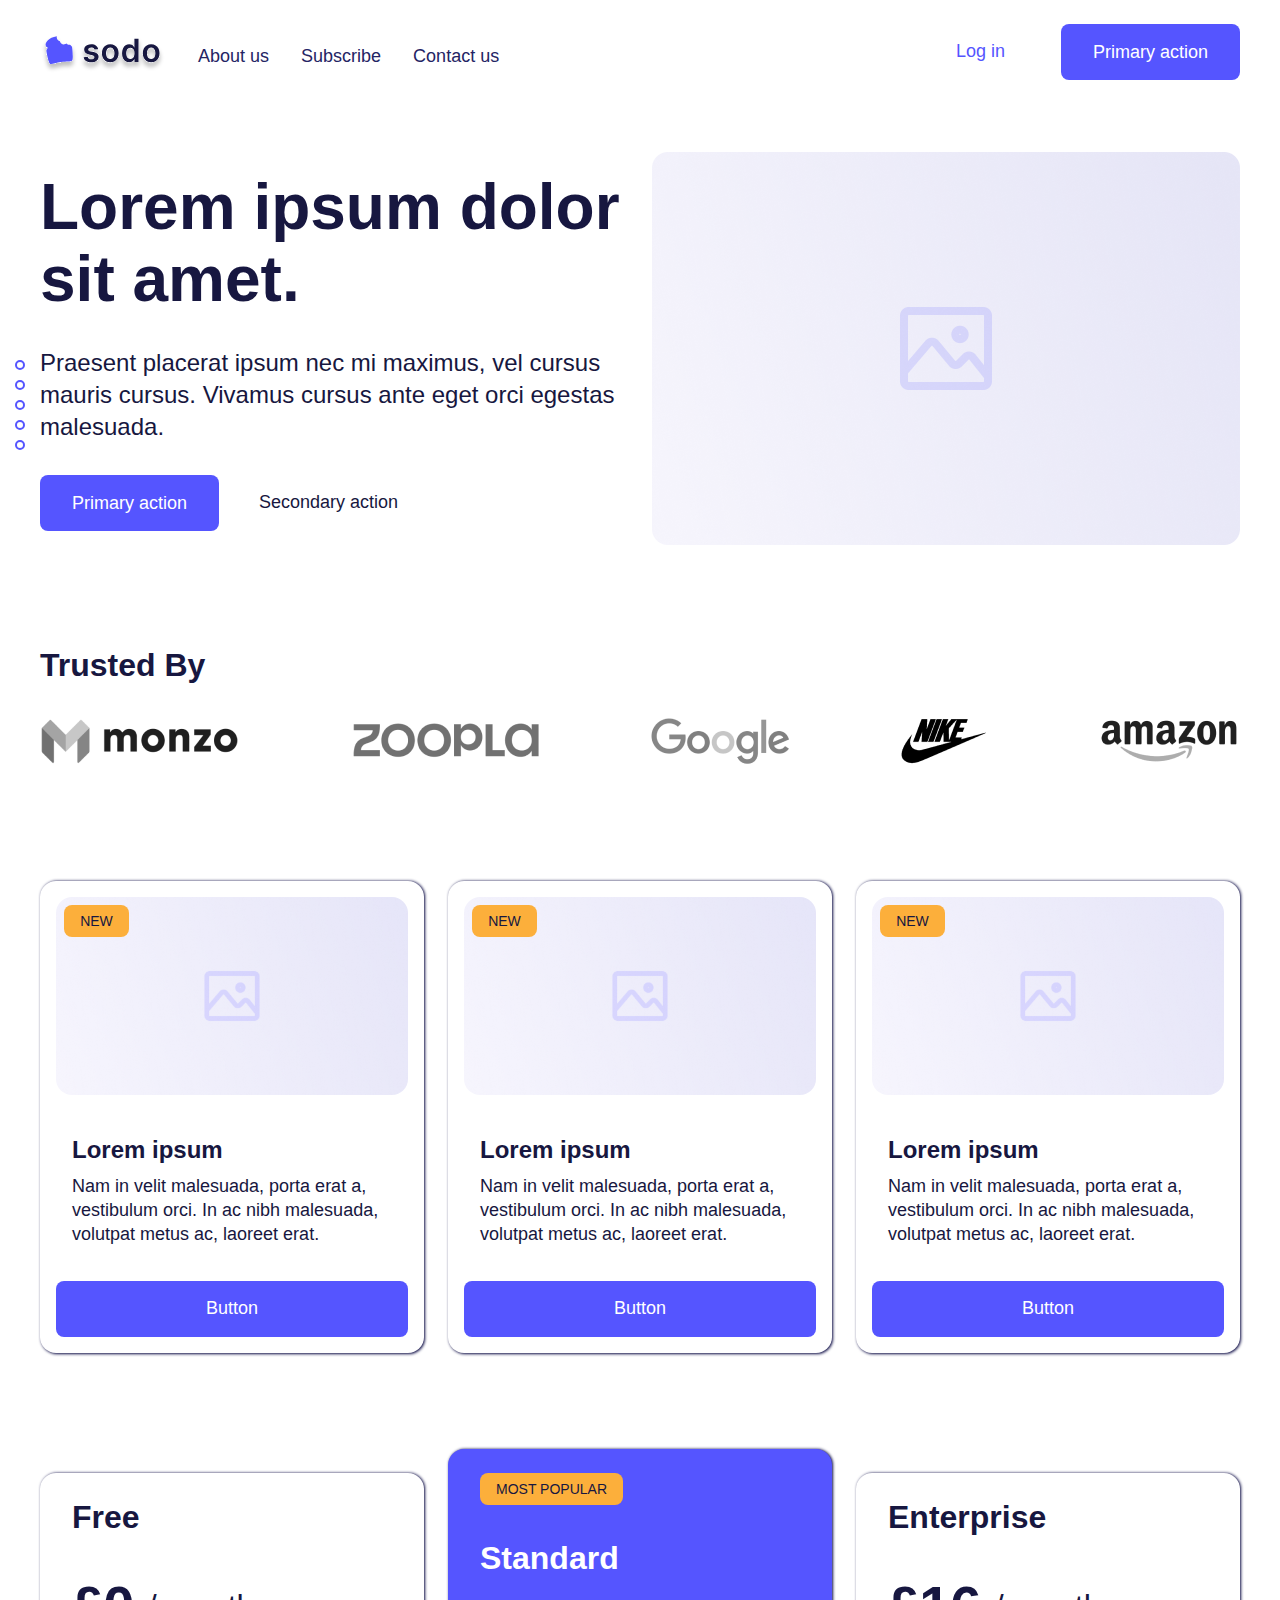
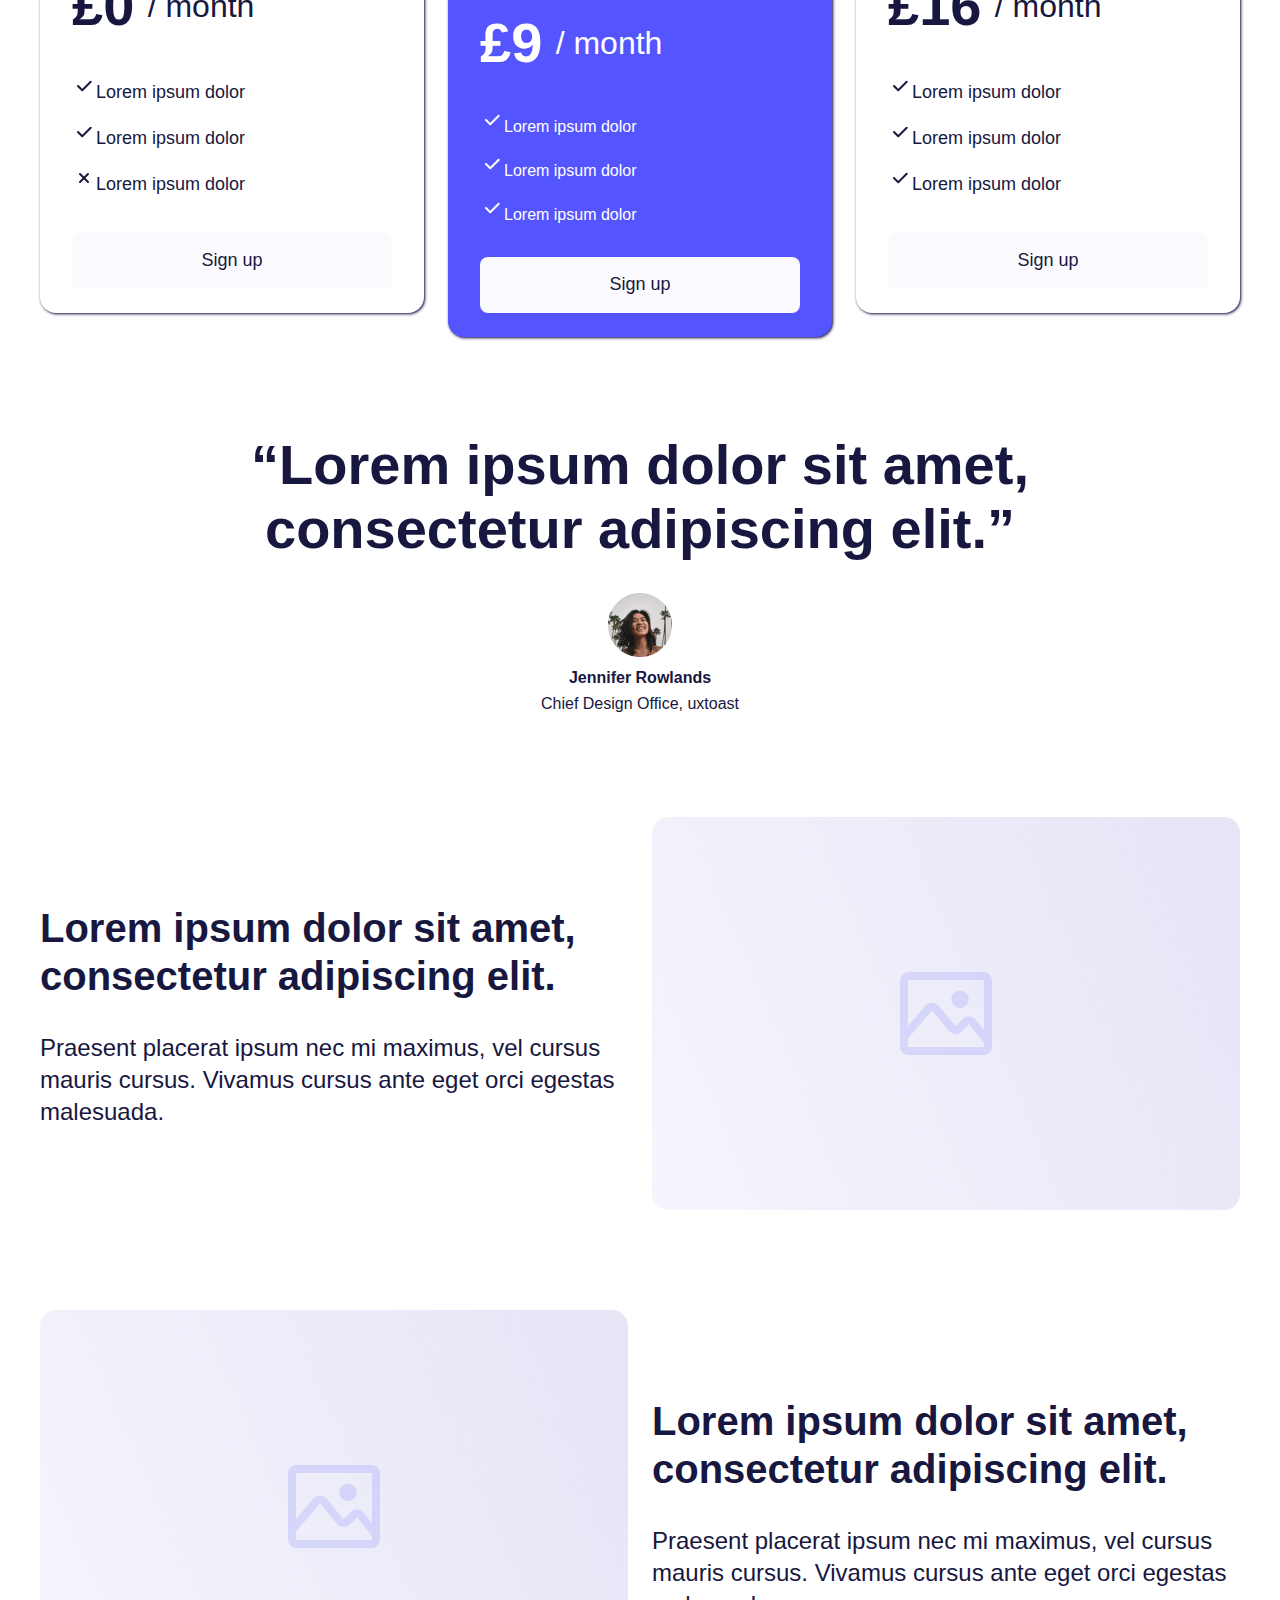
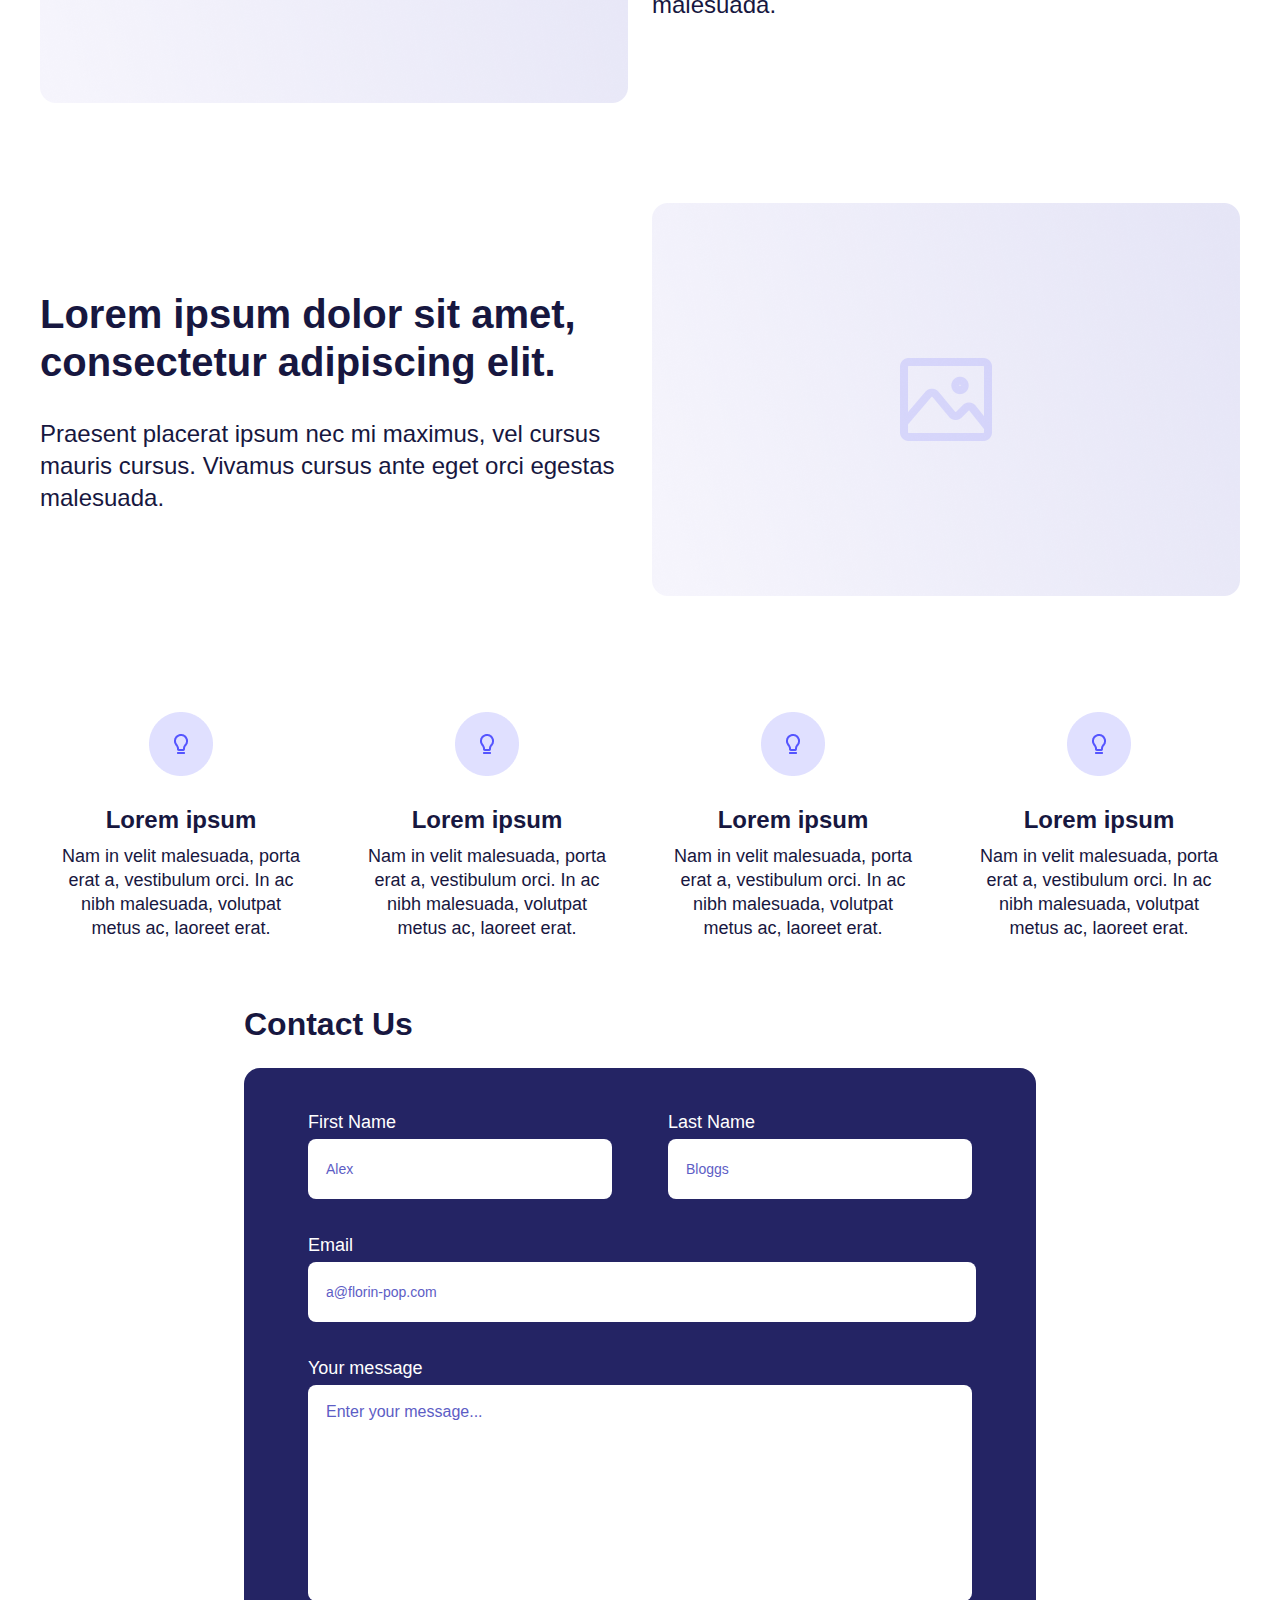
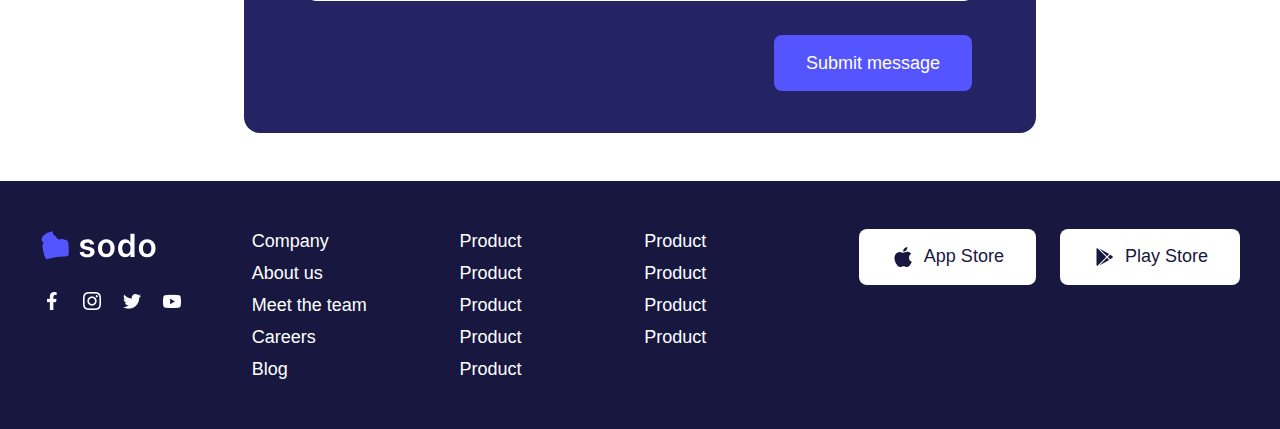
<file: Sodo/index.html>
<!DOCTYPE html>
<html lang="en">
  <head>
    <meta charset="UTF-8" />
    <meta http-equiv="X-UA-Compatible" content="IE=edge" />
    <meta name="viewport" content="width=device-width, initial-scale=1.0" />
    <link rel="shortcut icon" href="./images/favicon.ico" type="image/x-icon" />
    <link rel="stylesheet" href="./form.css" />
    <link rel="stylesheet" href="style.css" />
    <link rel="stylesheet" href="modal.css" />
    <title>Sodo</title>
  </head>
  <body>
    <div class="anchor_wrapper">
      <button data-href="#main_block_anchor" class="circle-anchor"></button>
      <button data-href="#description_anchor" class="circle-anchor"></button>
      <button data-href="#price_anchor" class="circle-anchor"></button>
      <button data-href="#qoute_anchor" class="circle-anchor"></button>
      <button data-href="#contact_form_anchor" class="circle-anchor"></button>
    </div>
    <section id="myHeader" class="header-section">
      <div class="header">
        <div class="header-inner">
          <a href="#"
            ><img class="main-logo" src="./images/logo.svg" alt="site-logo"
          /></a>
          <a href="#"
            ><img class="main-menu" src="./images/menu.svg" alt="menu"
          /></a>
          <nav class="nav">
            <a class="nav-link body-m" href="#">About us</a>
            <a class="nav-link body-m" href="#">Subscribe</a>
            <a class="nav-link body-m" href="#">Contact us</a>
          </nav>
        </div>

        <div class="header-buttons">
          <button class="log-in-button">Log in</button>
          <div class="modal_login_wrapper">
            <div class="modal_input_wrapper">
              <div class="modal_input_child">
                <div class="modal_close">X</div>
                <label for="modal_login">Login / Email</label>
                <input type="text" class="modal_input" name="modal_login" />
                <label for="modal-password">Password</label>
                <input
                  type="password"
                  class="modal_input"
                  name="modal_password"
                />
              </div>
              <button class="primary-header-button body-m">Sign in</button>
              <a class="nav-link" href="#">Forgot your password?</a>
              <div class="modal_sign_up">
                <p>OR</p>
                <button class="log-in-button">CREATE AN ACCOUNT</button>
              </div>
            </div>
          </div>

          <button class="primary-header-button body-m">Primary action</button>
        </div>
      </div>
    </section>
    <div class="base-container">
      <section id="main_block_anchor">
        <div class="main-block">
          <div class="main-text">
            <h1>Lorem ipsum dolor sit amet.</h1>
            <p class="body-l">
              Praesent placerat ipsum nec mi maximus, vel cursus mauris cursus.
              Vivamus cursus ante eget orci egestas malesuada.
            </p>
            <div class="main-buttons">
              <button class="primary-button body-m">Primary action</button>
              <button class="secondary-button">Secondary action</button>
            </div>
          </div>
          <div class="main-photo">
            <img src="./images/blobber.png" alt="product" />
          </div>
        </div>
      </section>
      <section>
        <h4 class="logo-heading">Trusted By</h4>
        <div class="logo">
          <img src="./images/Monzo.png" alt="Monzo" />
          <img src="./images/Zoopla.png" alt="Zoopla" />
          <img src="./images/Google.png" alt="Google" />
          <img src="./images/Nike.png" alt="Nike" />
          <img src="./images/Amazon.png" alt="Amazon" />
        </div>
      </section>
      <section id="description_anchor">
        <div class="description-container">
          <div class="description">
            <div class="photo">
              <img
                class="description-photo"
                src="./images/blobber-small.svg"
                alt="product"
              />
              <div class="description-badge">NEW</div>
            </div>
            <div class="description-text">
              <p class="body-l"><b>Lorem ipsum</b></p>
              <p class="body-m">
                Nam in velit malesuada, porta erat a, vestibulum orci. In ac
                nibh malesuada, volutpat metus ac, laoreet erat.
              </p>
            </div>
            <button class="description-button">Button</button>
          </div>
          <div class="description">
            <div class="photo">
              <img
                class="description-photo"
                src="./images/blobber-small.svg"
                alt="product"
              />
              <div class="description-badge">NEW</div>
            </div>
            <div class="description-text">
              <p class="body-l"><b>Lorem ipsum</b></p>
              <p class="body-m">
                Nam in velit malesuada, porta erat a, vestibulum orci. In ac
                nibh malesuada, volutpat metus ac, laoreet erat.
              </p>
            </div>
            <button class="description-button">Button</button>
          </div>
          <div class="description">
            <div class="photo">
              <img
                class="description-photo"
                src="./images/blobber-small.svg"
                alt="product"
              />
              <div class="description-badge">NEW</div>
            </div>
            <div class="description-text">
              <p class="body-l"><b>Lorem ipsum</b></p>
              <p class="body-m">
                Nam in velit malesuada, porta erat a, vestibulum orci. In ac
                nibh malesuada, volutpat metus ac, laoreet erat.
              </p>
            </div>
            <button class="description-button">Button</button>
          </div>
        </div>
      </section>

      <section id="price_anchor">
        <div class="price-container">
          <div class="simple-list">
            <h4><b>Free</b></h4>
            <div class="list-heading">
              <h2>£0</h2>
              &NonBreakingSpace; &NonBreakingSpace;
              <h4 style="font-weight: 400">/ month</h4>
            </div>
            <div class="list-text">
              <p class="body-m">
                <img src="./images/Check.svg" alt="check" />Lorem ipsum dolor
              </p>
              <p class="body-m">
                <img src="./images/Check.svg" alt="check" />Lorem ipsum dolor
              </p>
              <p class="body-m">
                <img src="./images/Cross.svg" alt="check" />Lorem ipsum dolor
              </p>
            </div>
            <button class="price-button">Sign up</button>
          </div>
          <div class="popular-list">
            <div class="popular-list-badge">MOST POPULAR</div>
            <h4 class="h4-white"><b>Standard</b></h4>
            <div class="list-heading">
              <h2 class="h2-white">£9</h2>
              &NonBreakingSpace; &NonBreakingSpace;
              <h4 class="h4-white" style="font-weight: 400">/ month</h4>
            </div>
            <div class="list-text">
              <p>
                <img src="./images/whitecheck.svg" alt="check" />Lorem ipsum
                dolor
              </p>
              <p>
                <img src="./images/whitecheck.svg" alt="check" />Lorem ipsum
                dolor
              </p>
              <p>
                <img src="./images/whitecheck.svg" alt="check" />Lorem ipsum
                dolor
              </p>
            </div>
            <button class="price-button">Sign up</button>
          </div>
          <div class="simple-list">
            <h4><b>Enterprise</b></h4>
            <div class="list-heading">
              <h2>£16</h2>
              &NonBreakingSpace; &NonBreakingSpace;
              <h4 style="font-weight: 400">/ month</h4>
            </div>
            <div class="list-text">
              <p class="body-m">
                <img src="./images/Check.svg" alt="check" />Lorem ipsum dolor
              </p>
              <p class="body-m">
                <img src="./images/Check.svg" alt="check" />Lorem ipsum dolor
              </p>
              <p class="body-m">
                <img src="./images/Check.svg" alt="check" />Lorem ipsum dolor
              </p>
            </div>
            <button class="price-button">Sign up</button>
          </div>
        </div>
      </section>

      <section id="qoute_anchor">
        <div class="qoute-container">
          <div class="qoute-title">
            <h2>“Lorem ipsum dolor sit amet, consectetur adipiscing elit.”</h2>
          </div>
          <div class="qoute-footer">
            <img src="./images/avatar.png" alt="photo" />
            <h5 class="qoute-name">Jennifer Rowlands</h5>
            <p class="qoute-job">Chief Design Office, uxtoast</p>
          </div>
        </div>
      </section>

      <section>
        <div class="info-container">
          <div class="info-text">
            <h3>Lorem ipsum dolor sit amet, consectetur adipiscing elit.</h3>
            <p class="body-l">
              Praesent placerat ipsum nec mi maximus, vel cursus mauris cursus.
              Vivamus cursus ante eget orci egestas malesuada.
            </p>
          </div>
          <div class="info-photo">
            <img src="./images/blobber.png" alt="photo" />
          </div>
        </div>
      </section>

      <section>
        <div class="info-container">
          <div class="info-photo">
            <img src="./images/blobber.png" alt="photo" />
          </div>
          <div class="info-text">
            <h3>Lorem ipsum dolor sit amet, consectetur adipiscing elit.</h3>
            <p class="body-l">
              Praesent placerat ipsum nec mi maximus, vel cursus mauris cursus.
              Vivamus cursus ante eget orci egestas malesuada.
            </p>
          </div>
        </div>
      </section>

      <section>
        <div class="info-container">
          <div class="info-text">
            <h3>Lorem ipsum dolor sit amet, consectetur adipiscing elit.</h3>
            <p class="body-l">
              Praesent placerat ipsum nec mi maximus, vel cursus mauris cursus.
              Vivamus cursus ante eget orci egestas malesuada.
            </p>
          </div>
          <div class="info-photo">
            <img src="./images/blobber.png" alt="photo" />
          </div>
        </div>
      </section>

      <section>
        <div class="flex-container">
          <div class="flex-item">
            <img src="./images/Bulb.png" alt="photo" />
            <div class="flex-item-text">
              <h3 class="body-l">Lorem ipsum</h3>
              <p class="body-m">
                Nam in velit malesuada, porta erat a, vestibulum orci. In ac
                nibh malesuada, volutpat metus ac, laoreet erat.
              </p>
            </div>
          </div>

          <div class="flex-item">
            <img src="./images/Bulb.png" alt="photo" />
            <div class="flex-item-text">
              <h3 class="body-l">Lorem ipsum</h3>
              <p class="body-m">
                Nam in velit malesuada, porta erat a, vestibulum orci. In ac
                nibh malesuada, volutpat metus ac, laoreet erat.
              </p>
            </div>
          </div>

          <div class="flex-item">
            <img src="./images/Bulb.png" alt="photo" />
            <div class="flex-item-text">
              <h3 class="body-l">Lorem ipsum</h3>
              <p class="body-m">
                Nam in velit malesuada, porta erat a, vestibulum orci. In ac
                nibh malesuada, volutpat metus ac, laoreet erat.
              </p>
            </div>
          </div>

          <div class="flex-item">
            <img src="./images/Bulb.png" alt="photo" />
            <div class="flex-item-text">
              <h3 class="body-l">Lorem ipsum</h3>
              <p class="body-m">
                Nam in velit malesuada, porta erat a, vestibulum orci. In ac
                nibh malesuada, volutpat metus ac, laoreet erat.
              </p>
            </div>
          </div>
        </div>
      </section>

      <section id="contact_form_anchor" class="form-wrapper">
        <h4>Contact Us</h4>
        <form id="form" class="form">
          <div class="form-name">
            <div class="form-control">
              <label class="body-m-form" for="username">First Name</label>
              <input
                onfocus="this.placeholder=''"
                type="text"
                placeholder="Alex"
                id="firstname"
              />
              <img
                src="./images/form-tick.svg"
                alt=""
                class="filter-green form-tick"
                height="30px"
                width="30px"
              />
              <img
                src="./images/exclamation-mark.svg"
                alt=""
                class="ex-mark"
                height="30px"
                width="30px"
              />
              <small>Error message</small>
            </div>
            <div class="form-control">
              <label class="body-m-form" for="username">Last Name</label>
              <input
                onfocus="this.placeholder=''"
                type="text"
                placeholder="Bloggs"
                id="lastname"
              />
              <img
                src="./images/form-tick.svg"
                alt=""
                class="filter-green form-tick"
                height="30px"
                width="30px"
              />
              <img
                src="./images/exclamation-mark.svg"
                alt=""
                class="ex-mark"
                height="30px"
                width="30px"
              />
              <small>Error message</small>
            </div>
          </div>
          <div class="form-control">
            <label class="body-m-form" for="username">Email</label>
            <input
              onfocus="this.placeholder=''"
              type="email"
              placeholder="a@florin-pop.com"
              id="email"
            />
            <img
              src="./images/form-tick.svg"
              alt=""
              class="filter-green form-tick"
              height="30px"
              width="30px"
            />
            <img
              src="./images/exclamation-mark.svg"
              alt=""
              class="ex-mark"
              height="30px"
              width="30px"
            />
            <small>Error message</small>
          </div>
          <div class="form-control form-textarea">
            <label class="body-m-form" for="your-message">Your message</label>
            <textarea
              onfocus="this.placeholder=''"
              name="your-message"
              placeholder="Enter your message..."
              id="your-message"
              rows="10"
            ></textarea>
            <img
              src="./images/form-tick.svg"
              alt=""
              class="filter-green form-tick"
              height="30px"
              width="30px"
            />
            <img
              src="./images/exclamation-mark.svg"
              alt=""
              class="ex-mark"
              height="30px"
              width="30px"
            />
            <small>Error message</small>
          </div>
          <div class="form-button">
            <button class="form-main-button body-m" type="submit">
              Submit message
            </button>
          </div>
          <div class="modal_form_wrapper">
            <div class="modal_form_window">
              <img
                src="./images/tick.svg"
                alt="tick"
                height="40px"
                width="40px"
              />
              Form submitted!
            </div>
          </div>
        </form>
      </section>
    </div>
    <section class="footer-section">
      <div class="footer-container">
        <footer class="footer">
          <div class="logo-pics">
            <a href="#"><img src="./images/white-logo.svg" alt="sodo" /></a>
            <div class="logo-networks">
              <a href="#"><img src="./images/Facebook.png" alt="Facebook" /></a>
              <a href="#"
                ><img src="./images/Instagram.png" alt="Instagram"
              /></a>
              <a href="#"><img src="./images/Twitter.png" alt="Twitter" /></a>
              <a href="#"><img src="./images/YouTube.png" alt="YouTube" /></a>
            </div>
          </div>
          <nav class="footer-nav">
            <a class="footer-nav-link footer-font" href="#">Company</a>
            <a class="footer-nav-link footer-font" href="#">About us</a>
            <a class="footer-nav-link footer-font" href="#">Meet the team</a>
            <a class="footer-nav-link footer-font" href="#">Careers</a>
            <a class="footer-nav-link footer-font" href="#">Blog</a>
          </nav>
          <div class="product-left">
            <a class="footer-nav-link footer-font" href="#">Product</a>
            <a class="footer-nav-link footer-font" href="#">Product</a>
            <a class="footer-nav-link footer-font" href="#">Product</a>
            <a class="footer-nav-link footer-font" href="#">Product</a>
            <a class="footer-nav-link footer-font" href="#">Product</a>
          </div>

          <div class="product-right">
            <a class="footer-nav-link footer-font" href="#">Product</a>
            <a class="footer-nav-link footer-font" href="#">Product</a>
            <a class="footer-nav-link footer-font" href="#">Product</a>
            <a class="footer-nav-link footer-font" href="#">Product</a>
          </div>
          <div class="footer-buttons">
            <button class="footer-button">
              <img
                class="footer-button-logo"
                src="./images/Apple_App_Store.svg"
                alt="appstore"
              />
              <span>App Store</span>
            </button>
            <button class="footer-button">
              <img
                class="footer-button-logo"
                src="./images/Google_Play.svg"
                alt="googleplay"
              />
              <span>Play Store</span>
            </button>
          </div>
        </footer>
      </div>
    </section>

    <script src="./main.js"></script>
    <script src="./form.js"></script>
  </body>
</html>
</file>
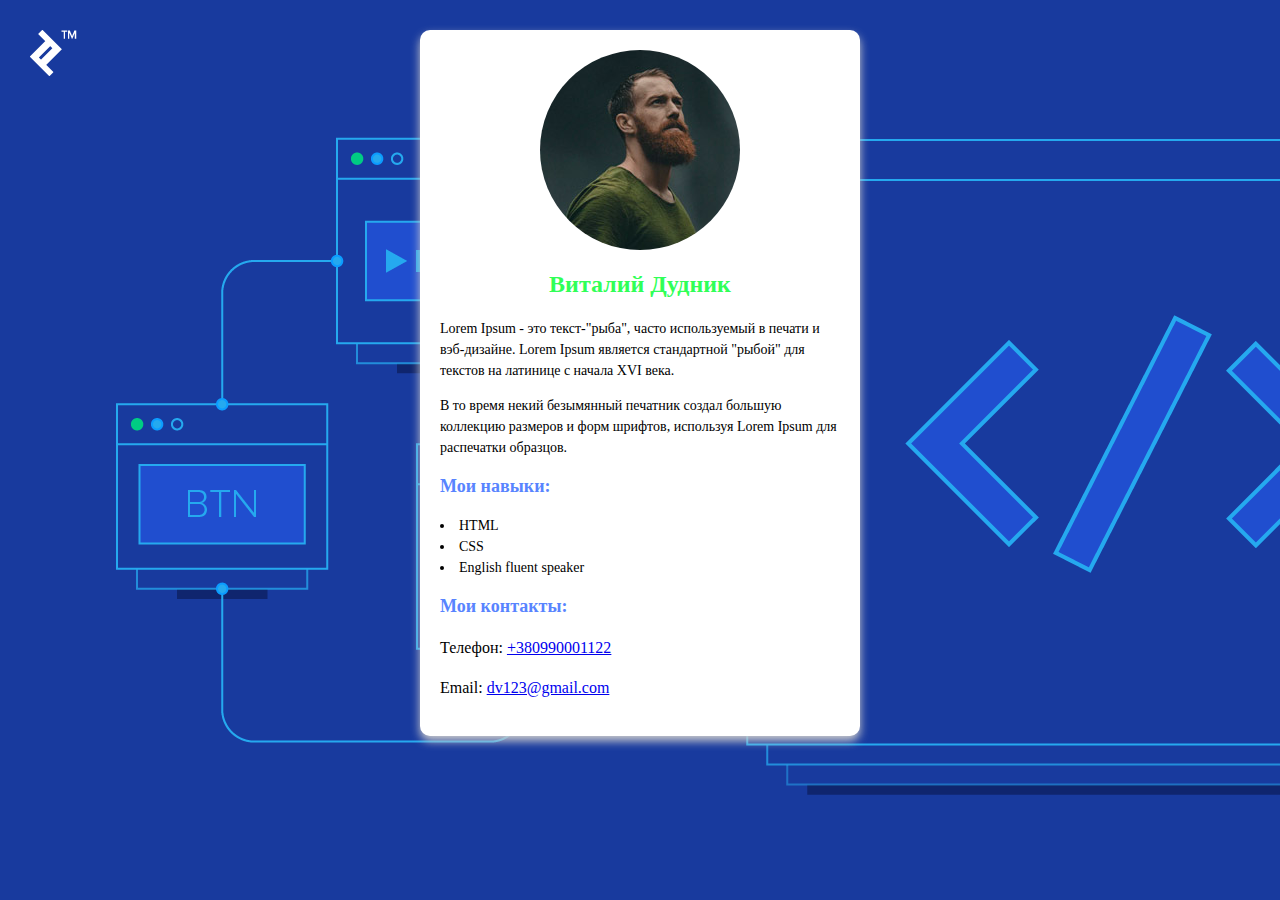
<file: Autobio/Card1/index.html>
<!doctype html>
<html>
<head>
    <meta charset="utf-8">
       <link rel="stylesheet" href="css/style.css">
       <title>СНОВА</title>
    </head>

    <body>

        <div class="card">
         <img class="card-photo" src="img/man.jpg" alt="Виталий Дудник">
              <h1 class="card-title">Виталий Дудник</h1>
              <div class="card-text">
                  <p>Lorem Ipsum - это текст-"рыба", часто используемый в печати и вэб-дизайне. Lorem Ipsum является стандартной "рыбой" для текстов на латинице с начала XVI века.</p>
                  <p>В то время некий безымянный печатник создал большую коллекцию размеров и форм шрифтов, используя Lorem Ipsum для распечатки образцов.</p>
              </div>
            <h2 class="card-subtitle">Мои навыки:</h2>
              <ul class="card-list">
                <li>HTML</li>
                <li>CSS</li>
                <li>English fluent speaker</li>
              </ul>
            <h2 class="card-subtitle">Мои контакты:</h2>
            <p>Телефон: <a href="+380990001122">+380990001122</a></p>
            <p>Email: <a href="mailto:dv123@gmail.com">dv123@gmail.com</a></p>
        </div>

    </body>
</html>
</file>
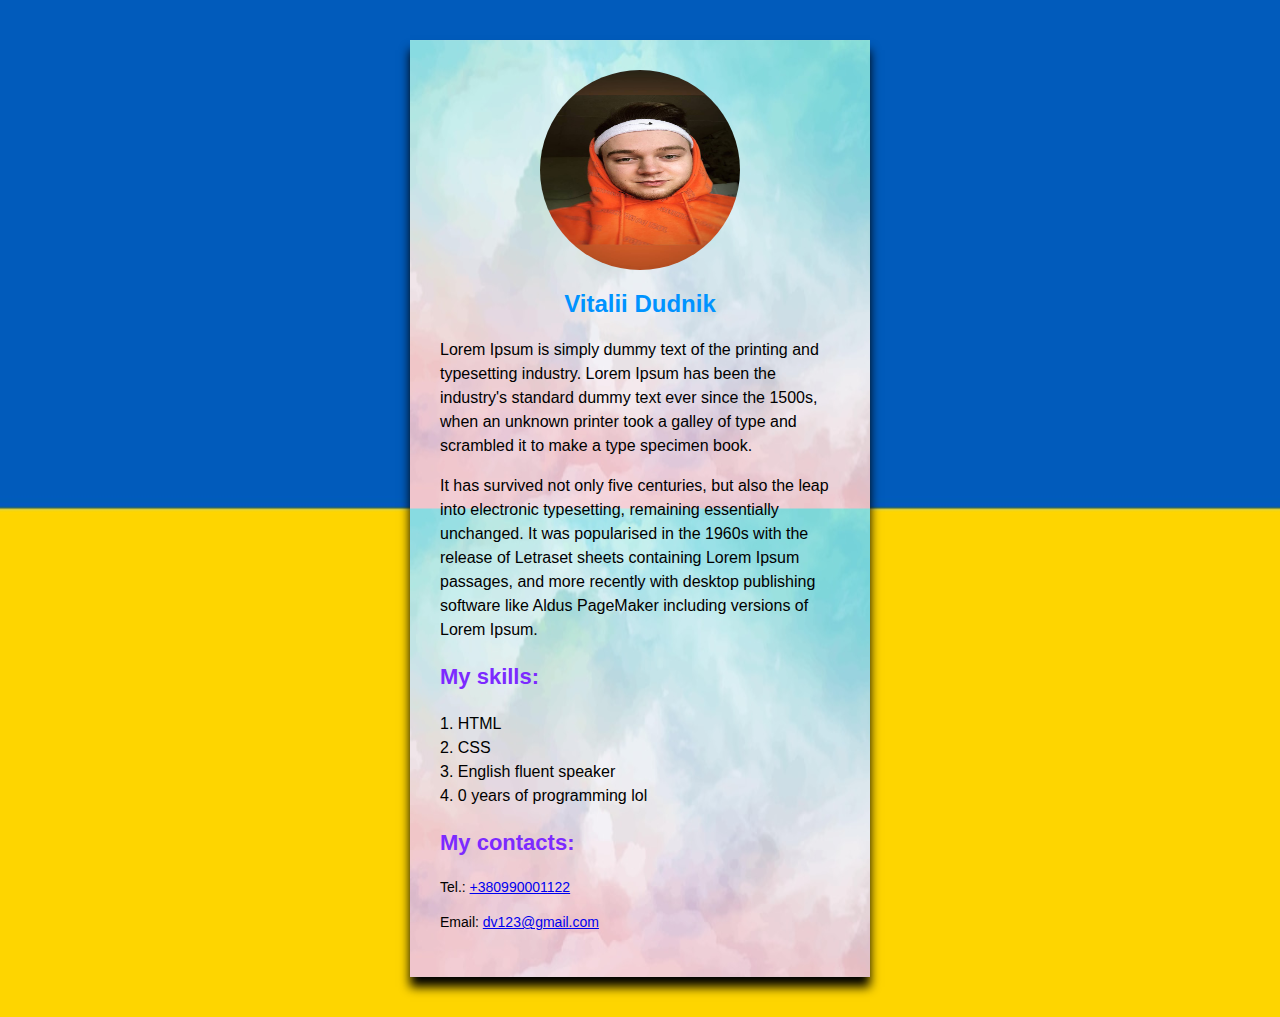
<file: Autobio/Card2/index.html>
<!doctype html>
<html lang="en">
 <head>
     <meta charset="utf-8">
     <title>Autobiography</title>
     <link rel="stylesheet" href="css/style.css">
 </head>

<body>

    <div class="card">
    <img class="card-photo" src="img/vit.jpg" alt="Vitalii Dudnik">

       <h1 class="card-title"><strong>Vitalii Dudnik</strong></h1>

       <div class="card-text">
        <p>Lorem Ipsum is simply dummy text of the printing and typesetting industry. Lorem Ipsum has been the industry's standard dummy text ever since the 1500s, when an unknown printer took a galley of type and scrambled it to make a type specimen book.</p>
        <p>It has survived not only five centuries, but also the leap into electronic typesetting, remaining essentially unchanged. It was popularised in the 1960s with the release of Letraset sheets containing Lorem Ipsum passages, and more recently with desktop publishing software like Aldus PageMaker including versions of Lorem Ipsum.</p>
       </div>

       <h2 class="card-subtitle">My skills:</h2>
        <ol class="card-list">
            <li>HTML</li>
            <li>CSS</li>
            <li>English fluent speaker</li>
            <li>0 years of programming lol</li>
        </ol>

        <h2 class="card-subtitle">My contacts:</h2>
            <p>Tel.: <a href="+380990001122">+380990001122</a></p>
            <p>Email: <a href="mailto:dv123@gmail.com">dv123@gmail.com</a></p>

    </div>

    </body>
</html>
</file>
<file: Mogo/css/style.css>
@import url("https://fonts.googleapis.com/css2?family=Montserrat:wght@400;600;700;800&display=swap");

:root {
  --light-red: #f38181;
}

body {
  font-family: "Montserrat", sans-serif;
  font-size: 15px;
  color: #333;
  line-height: 1.6;
  margin: 0;
}

a {
  text-decoration: none;
  text-transform: uppercase;
  color: #fff;
  font-weight: 400;
}

button {
  padding: 8px 30px;
  font-size: 14px;
  font-weight: bold;
  color: #fff;
  border: none;
  text-transform: uppercase;
  text-decoration: none;
}

button:hover {
  cursor: pointer;
}

/* Fonts */

h1 {
  color: #000;
  font-size: 120px;
  font-weight: 700;
  text-transform: uppercase;
  line-height: 1;
}

h2 {
  font-size: 64px;
  color: #000;
  margin-bottom: 5px;
  font-weight: 700;
}

h4 {
  font-size: 30px;
  font-weight: 700;
  color: #000;
}

h5 {
  font-size: 24px;
  color: #000;
  font-weight: 700;
}

h6 {
  font-size: 15px;
  color: #000;
  font-weight: 700;
}

/* Intro Section */

.intro-section {
  width: 100%;
  background-image: url(../images/intro.jpg);
  background-size: cover;
}

.intro-section h1,
.intro-section h2,
.intro-section h4,
.intro-section h5 {
  color: #fff;
}

.intro-container {
  max-width: 1200px;
  padding: 30px 0px;
  margin: 0 auto;
}

.intro-header {
  display: flex;
  justify-content: space-between;
  align-items: center;
}

.intro-nav {
  display: flex;
  gap: 24px;
}

.nav-link {
  position: relative;
}

.nav-link:hover {
  color: #fce38a;
}

.nav-link:after {
  content: "";
  display: block;
  width: 100%;
  height: 3px;
  background-color: #fce38a;
  position: absolute;
  top: 100%;
  left: 0%;
  z-index: 1;
  opacity: 0;
  transition: opacity 0.2s linear;
}

.nav-link:hover:after {
  opacity: 1;
}

.intro-main {
  display: flex;
  flex-direction: column;
  align-items: center;
  text-align: center;
  margin: 0 auto;
  padding-top: 100px;
}

.intro-main h1::after {
  display: block;
  content: "";
  width: 40px;
  height: 3px;
  margin: 60px auto;
  background-color: #fff;
}

.intro-button {
  max-width: 199px;
  background: transparent;
  display: flex;
  justify-content: center;
  align-items: center;
  border: 2px solid #fff;
  transition: background 0.1s linear, color 0.1s linear;
}

.intro-button:hover {
  background-color: #fff;
  color: #333;
}

.slider-container {
  display: flex;
  gap: 30px;
  padding-top: 130px;
}

.slider-item {
  border-top: 3px solid #fff;
  color: #fff;
  display: flex;
  align-items: baseline;
  gap: 10px;
  flex: 1 1 25%;
  padding: 15px 0px;
  cursor: pointer;
  position: relative;
  transition: 0.3s ease-out;
  opacity: 65%;
}

.slider-item:hover {
  transform: translateY(-10px);
  opacity: 100%;
}

.slider-item:after {
  display: block;
  content: "";
  position: absolute;
  top: -3px;
  left: 0;
  height: 3px;
  width: 0%;
  background-color: var(--light-red);
  transition: 0.3s ease-out;
}

.slider-item:hover:after {
  width: 100%;
}

/* About Section */
.about-section {
  padding-top: 60px;
}

.section-header {
  display: flex;
  flex-direction: column;
  align-items: center;
  gap: 10px;
}

.section-header h4 {
  text-transform: uppercase;
}

.section-header::after {
  display: block;
  content: "";
  width: 70px;
  height: 3px;
  margin: 40px auto;
  background-color: var(--light-red);
}

.about-subtext {
  text-align: center;
  opacity: 50%;
  max-width: 1200px;
  margin: 0 auto;
  padding-bottom: 100px;
}

.about-images {
  display: flex;
  justify-content: center;
  gap: 30px;
}

.about-item {
  position: relative;
  background-color: #95e1d3;
}

.about-img img {
  max-width: 380px;
  height: 250px;
  display: block;
}

.about-item:hover .about-img {
  transform: translate3d(-10px, -10px, 0);
}

.about-item:hover .about-img img {
  opacity: 0.1;
}

.about-img {
  background: linear-gradient(to bottom, #f38181, #fce38a);
  transition: 0.2s linear;
}

.image-title {
  display: flex;
  flex-direction: column;
  align-items: center;
  position: absolute;
  top: 50%;
  left: 50%;
  transform: translate3d(-50%, -50%, 0);
  opacity: 0;
  transition: 0.2s linear;
}

.about-item:hover .image-title {
  opacity: 1;
}

.image-title h5 {
  color: #fff;
}

.statistics {
  margin-top: 100px;
  background-color: #95e1d3;
}

.stat-container {
  display: flex;
  max-width: 1200px;
  margin: 0 auto;
}

.stat-item {
  display: flex;
  flex-direction: column;
  align-items: center;
  justify-content: center;
  flex: 1 1 25%;
  padding: 70px 20px;
  border-right: 0.5px solid rgb(223, 222, 222);
}

.stat-item:first-child {
  border-left: 0.5px solid rgb(223, 222, 222);
}

.stat-item h2,
.stat-item h6 {
  color: #fff;
}

/* Services Section */
.services-section {
  padding: 60px 0px;
}

.services-container {
  max-width: 1200px;
  margin: 60px auto;
  display: flex;
  flex-direction: column;
  gap: 50px;
}

.services-top-row {
  display: flex;
  gap: 40px;
}

.services-bottom-row {
  display: flex;
  gap: 40px;
}

.services-item {
  display: flex;
  gap: 30px;
  flex: 1 1 33.3%;
}

.services-text {
  display: flex;
  flex-direction: column;
  gap: 10px;
}

.services-img {
  padding-top: 5px;
}

/* Devices Section */
.devices-section {
  padding-top: 60px;
  background-image: url(../images/landscape.png);
  background-repeat: no-repeat;
}

.devices-img {
  display: flex;
  justify-content: center;
}
</file>
<file: Musik/style.css>
@import url("https://fonts.googleapis.com/css2?family=Montserrat:wght@400;600;700;800&family=Raleway&display=swap");

html {
  box-sizing: border-box;
}

body {
  font-family: "Montserrat", sans-serif;
}

/* ::-webkit-scrollbar {
  display: none;
} */

:root {
  --blue: #381ddb;
  --black: #000000;
  --white: #ffffff;
  --light-red: #ffa3a3;
  --grey: #e5e5e5;
  --dark-grey: #b1b1b1;
  --side-padding: 20px;
}

button {
  border-radius: 8px;
  border: none;
  font-weight: 700;
  font-size: 16px;
  line-height: 20px;
  padding: 18px 34px;
  max-height: 56px;
  color: var(--white);
}

button:hover {
  cursor: pointer;
  opacity: 0.9;
}

a {
  text-decoration: none;
}

/* Font Sizes */
h1 {
  font-weight: 700;
  font-size: 60px;
  line-height: 73px;
  text-transform: capitalize;
  color: var(--white);
}

h2 {
  font-size: 34px;
  line-height: 130%;
  font-weight: 700;
  color: var(--black);
}

h3 {
  font-weight: 800;
  font-size: 24px;
  line-height: 38px;
  color: var(--black);
}

h4 {
  font-weight: 800;
  font-size: 20px;
  line-height: 28px;
  color: var(--black);
}

.h4-white {
  font-weight: 800;
  font-size: 20px;
  line-height: 28px;
  color: var(--white);
}

h5 {
  font-weight: 700;
  font-size: 16px;
  line-height: 20px;
  color: var(--black);
}

.h5-white {
  font-weight: 700;
  font-size: 16px;
  line-height: 20px;
  color: var(--white);
}

.main-font {
  font-weight: 400;
  font-size: 16px;
  line-height: 24px;
  color: var(--black);
}

.menu-font {
  font-weight: 600;
  font-size: 14px;
  line-height: 20px;
  color: var(--white);
}

.hero-font {
  font-weight: 700;
  font-size: 72px;
  line-height: 87.77px;
  color: var(--white);
}

.subtitle-font {
  font-family: "Raleway", sans-serif;
  font-weight: 400;
  font-size: 24px;
  line-height: 38px;
  color: var(--white);
}

.subtitle-font-2 {
  font-family: "Raleway", sans-serif;
  font-weight: 700;
  font-size: 24px;
  line-height: 38px;
  color: var(--black);
}

.small-font {
  font-family: "Raleway", sans-serif;
  font-weight: 400;
  font-size: 12px;
  line-height: 18px;
}

/* Header */

.header-section {
  max-height: 964px;
  background: url(./images/headerbg.png) center;
}

.header {
  display: flex;
  justify-content: space-around;
  align-items: center;
  padding: 32px 0px;
}

.header-nav {
  display: flex;
  align-items: center;
  gap: 50px;
}

.header-nav-button {
  color: var(--blue);
}

.header-description {
  display: flex;
  flex-direction: column;
  justify-content: center;
  align-items: center;
  gap: 58px;
  max-width: 970px;
  margin: 0 auto;
  padding-top: 105px;
  text-align: center;
}

.header-buttons {
  display: flex;
  gap: 40px;
}

.getstarted-button {
  background-color: var(--light-red);
}

.video-button {
  display: flex;
  align-items: center;
  gap: 20px;
  background: none;
}

.timer {
  margin: 0 auto;
  font-size: 144px;
  line-height: 175.5px;
  text-align: center;
  opacity: 50%;
  text-shadow: 0px 0px 2px var(--white);
  color: var(--white);
  padding-top: 122px;
  padding-bottom: 53px;
}

/* Categories */

.categories-section {
  padding-top: 120px;
  padding-bottom: 240px;
  display: flex;
  flex-direction: column;
  gap: 60px;
  position: relative;
}

.pop-top {
  position: absolute;
  top: 155px;
  left: 78.09px;
  z-index: 1;
}
.pop-bottom {
  position: absolute;
  top: 520px;
  left: 150.43px;
  z-index: 1;
}
.jazz-line {
  position: absolute;
  top: 225px;
  right: 159.72px;
  z-index: 1;
}
.jazz-circle {
  position: absolute;
  top: 495px;
  right: 53.18px;
  z-index: 1;
}
.ladder {
  position: absolute;
  top: 1100px;
  left: 93px;
}
.bottom-left-line {
  position: absolute;
  bottom: 98.73px;
  left: 139.71px;
}
.triangle {
  position: absolute;
  bottom: 0;
  right: 117px;
}

.explore-text {
  width: 1150px;
  text-align: center;
}

.categories-slider {
  display: flex;
  gap: 30px;
  overflow-x: scroll;
}

.categories-item {
  display: flex;
  flex-direction: column;
  gap: 20px;
  flex: 1 0 230px;
  overflow: visible;
  border-radius: 24px;
  padding: 80px 90px 36px 50px;
  transition: 0.5s linear;
}

.categories-item:hover {
  cursor: pointer;
  background-color: var(--blue);
  padding-top: 65px;
}

.categories-item img {
  width: 40px;
  height: 40px;
}

.pop {
  background-color: #fde0ca;
}

.folk {
  background-color: #f5c8c8;
}

.instrumental {
  background-color: #b1a4f7;
}

.rock {
  background-color: #f4d4ed;
}

.jazz {
  background-color: #d5e3ee;
}

/* About */
.about {
  display: flex;
  gap: 42px;
  margin: 0 auto;
  padding-top: 120px;
  justify-content: center;
}

.about-image {
  display: flex;
  flex: 0 1 530px;
  position: relative;
  height: 550px;
  width: 530px;
}

.about1 {
  position: absolute;
  bottom: 0;
  right: 0;
  z-index: 1;
  transition: 0.5s linear;
}

.about-image:hover .about1 {
  transform: translateX(-70px) translateY(-70px);
  opacity: 30%;
}

.about2 {
  position: absolute;
  top: 0;
  left: 0;
  opacity: 30%;
  transition: 0.5s linear;
}

.about-image:hover .about2 {
  transform: translateX(70px) translateY(70px);
  opacity: 100%;
  z-index: 1;
}

.about-image img {
  max-width: 460px;
  max-height: 480px;
}

.about-text {
  display: flex;
  flex-direction: column;
  justify-content: center;
  align-items: baseline;
  text-align: left;
  gap: 32px;
  max-width: 545px;
}

.about-button {
  background-color: var(--blue);
  max-width: 199px;
  display: flex;
  align-items: center;
  justify-content: center;
  gap: 12px;
}

.singers {
  display: flex;
  gap: 42px;
  margin: 0 auto;
  padding-top: 120px;
}

.singers-text {
  display: flex;
  flex-direction: column;
  justify-content: center;
  align-items: baseline;
  text-align: left;
  gap: 32px;
  max-width: 475px;
}

.singers-photos {
  display: flex;
  flex: 0 1 49%;
}

.singers-photos img {
  max-width: 670px;
  max-height: 630px;
}

.singers-text button {
  max-width: 240px;
}

/* Event Section */

.event-section {
  background-color: var(--grey);
  padding: 160px 0px;
  position: relative;
}

.table-circle {
  position: absolute;
  top: 582px;
  left: 108px;
}

.table-blue-ladder {
  position: absolute;
  top: 738px;
  right: 75px;
}

.table-red-ladder {
  position: absolute;
  top: 828px;
  right: 70px;
}

.event-wrapper {
  display: flex;
  flex-direction: column;
  gap: 60px;
  padding-bottom: 40px;
  max-width: 1170px;
  margin: 0 auto;
}

.event-calendar {
  display: flex;
  gap: 30px;
}

.day-block {
  border-bottom: 4px solid #d9d7e4;
  height: 82px;
  width: 100%;
  opacity: 0.5;
  cursor: pointer;
}

.day-block:hover h3,
.day-block:hover h5 {
  color: #381ddb;
}

.day-block:hover {
  border-bottom: 4px solid #381ddb;
  opacity: 1;
}

.table-wrapper {
  overflow: scroll;
}

.event-table {
  margin: 0 auto;
  max-width: 1170px;
  border-spacing: 0px;
  border: 1px solid var(--dark-grey);
  border-radius: 24px;
}

td {
  padding: 40px;
  vertical-align: middle;
}

tr {
  position: relative;
}

.td-line {
  position: absolute;
  width: 100%;
  padding: 0;
  left: 0;
}

.tr-line {
  height: 1px;
  background-color: var(--dark-grey);
}

.thead {
  background-color: #d9d7e4;
  box-shadow: 0px 5px 2px rgba(0, 0, 0, 0.25);
  border-top-left-radius: 24px;
  border-top-right-radius: 24px;
}

table tr:first-child td:first-child {
  border-top-left-radius: 24px;
}

table tr:first-child td:last-child {
  border-top-right-radius: 24px;
}

table tr:nth-child(2) td:nth-child(1) {
  padding: 0;
  padding-left: 40px;
  padding-top: 40px;
  vertical-align: top;
}

table tr:nth-child(2) td:nth-child(2) {
  padding: 0;
  padding-top: 40px;
  vertical-align: top;
}

table tr:nth-child(3) td:nth-child(1) {
  padding: 0;
  padding-left: 40px;
  padding-top: 40px;
  vertical-align: top;
}

table tr:nth-child(3) td:nth-child(2) {
  padding: 0;
  padding-top: 40px;
  vertical-align: top;
}

table tr:nth-child(4) td:nth-child(1) {
  padding: 0;
  padding-left: 40px;
  padding-top: 40px;
  vertical-align: top;
}

table tr:nth-child(4) td:nth-child(2) {
  padding: 0;
  padding-top: 40px;
  vertical-align: top;
}

.time-item {
  width: 230px;
}

.speakers-item {
  width: 230px;
}

.content-item {
  padding-left: 0px;
  width: 370px;
}

.text-item {
  width: 160px;
}

.outer-block {
  display: flex;
  flex-direction: column;
  gap: 32px;
}

.inner-block {
  display: flex;
  align-items: center;
  gap: 10px;
}

/* Price Section */

.price-section {
  background-color: var(--grey);
  position: relative;
  padding-bottom: 247px;
}

.price-line {
  position: absolute;
  left: 154.82px;
  top: 51px;
}

.price-circle {
  position: absolute;
  left: 248.82px;
  top: 186px;
}

.price-section h1 {
  color: var(--black);
}

.price-section h2 {
  text-align: center;
  padding: 60px 0px;
}

.price-container {
  display: flex;
  justify-content: center;
  gap: 30px;
}

.price-item {
  display: flex;
  flex-direction: column;
  justify-content: center;
  align-items: center;
  gap: 30px;
  position: relative;
  overflow: hidden;
  border-radius: 20px;
  width: 363px;
  height: 464px;
  background-color: var(--white);
  box-shadow: 0px 20px 100px rgba(34, 34, 34, 0.15);
}

.black-price h1,
.black-price h3 {
  color: var(--black);
}

.black-price::before {
  content: "";
  display: block;
  width: 100%;
  height: 3px;
  position: absolute;
  top: 0;
  left: 0;
  z-index: 1;
  background-color: var(--black);
}

.blue-price h1,
.blue-price h3 {
  color: var(--blue);
}

.blue-price::before {
  content: "";
  display: block;
  width: 100%;
  height: 3px;
  position: absolute;
  top: 0;
  left: 0;
  z-index: 1;
  background-color: var(--blue);
}

.red-price h1,
.red-price h3 {
  color: var(--light-red);
}

.red-price::before {
  content: "";
  display: block;
  width: 100%;
  height: 3px;
  position: absolute;
  top: 0;
  left: 0;
  z-index: 1;
  background-color: var(--light-red);
}

.price-button {
  color: var(--blue);
  background-color: var(--white);
  border: 1px solid var(--blue);
  width: 50%;
}

.price-button:hover {
  color: var(--white);
  background-color: var(--blue);
}

/* Sponsors Section */
.sponsors-section {
  background-color: var(--grey);
  padding-bottom: 247px;
  position: relative;
}

.sponsors-section h2 {
  text-align: center;
  padding-bottom: 60px;
}

.sponsors-wrapper {
  display: flex;
  flex-direction: column;
  gap: 60px;
  margin: 0 auto;
  padding-bottom: 80px;
}

.sponsors-top-row {
  display: flex;
  gap: 130px;
  justify-content: center;
  align-items: center;
}

.sponsors-bottom-row {
  display: flex;
  gap: 130px;
  justify-content: center;
  align-items: center;
}

.sponsors-button {
  display: flex;
  justify-content: center;
  align-items: center;
  margin: 0 auto;
  background-color: var(--blue);
}

.sponsors-dots {
  position: absolute;
  top: 55px;
  left: 0;
}

.sponsors-triangle {
  position: absolute;
  top: 143px;
  right: 89.15px;
}

/* Testimonials Section */

.testimonials-section {
  padding-bottom: 360px;
  background-color: var(--grey);
  text-align: center;
}

.testimonials-section h2 {
  padding-bottom: 62px;
}

.quotes1 {
  position: absolute;
  top: 20px;
  left: 30px;
}

.quotes2 {
  position: absolute;
  top: 152px;
  right: 30px;
}

.testimonials-container {
  display: flex;
  gap: 30px;
}

.testimonials-item {
  position: relative;
  margin: 0 auto;
  padding: 50px 50px 110px;
  max-width: 720px;
  display: flex;
  flex-direction: column;
  align-items: center;
  gap: 20px;
  flex: 1 1 770px;
  background-color: #dddddd;
  opacity: 0.5;
}

.testimonials-item:hover {
  transform: translateY(-20px);
  transition: 0.25s linear;
  opacity: 1;
}

.quote-wrapper {
  position: absolute;
  top: 210px;
}

.testimonials-text {
  display: flex;
  flex-direction: column;
  gap: 5px;
}

/* Insta Section */

.insta-section {
  background-color: rgb(247 233 233);
  padding: 240px 0px;
  background-image: url(./images/inst-background.png);
  background-repeat: no-repeat;
  background-position: 33% 14%;
}

.insta-section h2 {
  padding-bottom: 60px;
}

.insta-text {
  width: 1080px;
  text-align: center;
}

.insta-container {
  display: flex;
  flex-wrap: wrap;
  justify-content: center;
  gap: 30px;
}

.insta-container img {
  max-width: 365px;
  max-height: 500px;
}

/* Contacts Section */

.contacts-section {
  display: flex;
  /* flex-wrap: wrap; */
}

.contacts-container {
  display: flex;
  flex-direction: column;
  gap: 80px;
  padding: 120px 275px 220px 80px;
  background-color: var(--blue);
  position: relative;
  flex: 0 1 40%;
}

.contacts-img {
  position: absolute;
  bottom: 0;
  right: 0;
  max-width: 100%;
  max-height: 100%;
}

.contacts-text {
  display: flex;
  flex-direction: column;
  gap: 8px;
}

.contacts-text h2 {
  color: var(--white);
}

.contacts-wrapper {
  display: flex;
  flex-direction: column;
  gap: 40px;
}

.contacts-phone {
  display: flex;
  align-items: center;
  gap: 8px;
}

.contacts-email {
  display: flex;
  align-items: center;
  gap: 8px;
}

.contacts-map {
  display: flex;
  align-items: center;
  gap: 8px;
}

form {
  display: flex;
  flex-direction: column;
  position: relative;
  gap: 40px;
  padding: 103px 200px 103px 130px;
  flex: 0 1 60%;
}

.form-shape {
  position: absolute;
  right: 56px;
  bottom: 0;
}

.name-container {
  display: flex;
  flex-direction: column;
}

.email-container {
  display: flex;
  flex-direction: column;
}

.message-container {
  display: flex;
  flex-direction: column;
}

.form-button {
  background-color: var(--blue);
  width: 100%;
}

input {
  border: none;
  width: 100%;
  height: 24px;
  border-bottom: 1px solid #e0e0e0;
}

input:focus {
  outline: none;
  border-bottom-color: var(--blue);
}

textarea {
  font-family: inherit;
  border: none;
  resize: none;
  border-bottom: 1px solid #e0e0e0;
}

textarea:focus {
  outline: none;
  border-bottom-color: var(--blue);
}

/* Footer */
footer {
  background-color: #222222;
  height: 180px;
  padding: 40px 20px 15px 20px;
}

.footer-container {
  max-width: 1172px;
  height: 100%;
  margin: 0 auto;
  display: flex;
  flex-direction: column;
  justify-content: space-between;
  gap: 55px;
}

.nav-wrapper {
  display: flex;
  align-items: center;
  justify-content: space-between;
}

.footer-right-wrp {
  display: flex;
  justify-content: space-between;
  flex-grow: 1;
}

.footer-nav {
  display: flex;
  gap: 30px;
  flex-grow: 2;
}

.footer-socialmedia {
  display: flex;
  gap: 30px;
}

@media (max-width: 1200px) {
  section > img {
    display: none;
  }

  .explore-text {
    width: initial;
    margin: 0 auto;
  }

  .about {
    flex-wrap: wrap;
  }

  .price-container {
    padding: 0px 20px;
  }

  .sponsors-top-row {
    flex-wrap: wrap;
  }

  .sponsors-bottom-row {
    flex-wrap: wrap;
  }

  .testimonials-container {
    flex-wrap: wrap;
    gap: 180px;
  }

  .insta-text {
    width: initial;
    margin: 0 auto;
  }

  form {
    padding: 103px 70px 103px 50px;
  }
}

@media (max-width: 1024px) {
  .header {
    flex-wrap: wrap;
  }

  .header-section {
    padding: 0px 30px;
  }

  .about {
    width: auto;
  }

  .singers {
    flex-wrap: wrap;
    justify-content: center;
  }

  .price-container {
    flex-wrap: wrap;
  }

  .quote-wrapper {
    top: calc(100% - 20%);
  }

  .contacts-container {
    padding: 120px 40px 220px 40px;
  }

  .testimonials-section {
    padding-left: var(--side-padding);
    padding-right: var(--side-padding);
  }
}

@media (max-width: 768px) {
  .header {
    justify-content: space-between;
    align-items: center;
  }

  .header-nav {
    display: none;
  }

  .header-description {
    gap: 20px;
    padding: 50px 0px;
  }

  .main-menu {
    height: 40px;
    max-width: 100%;
  }

  .timer {
    display: none;
  }

  .about-image {
    max-width: 700px;
  }

  .about-text {
    padding-left: 50px;
    padding-right: 50px;
  }

  .singers-photos img {
    max-width: 430px;
  }

  .event-section {
    padding-left: var(--side-padding);
    padding-right: var(--side-padding);
  }

  .insta-section {
    padding: 120px var(--side-padding);
  }

  .insta-container img {
    max-width: 320px;
  }

  .contacts-section {
    flex-wrap: wrap;
  }

  .contacts-img {
    max-width: 130px;
    max-height: 160px;
  }

  .contacts-container {
    flex-basis: 100%;
    padding-bottom: 135px;
  }

  form {
    flex-basis: 100%;
  }

  footer {
    height: 210px;
  }

  .nav-wrapper {
    flex-wrap: wrap;
  }

  .footer-nav {
    justify-content: space-around;
    flex-wrap: wrap;
  }

  .footer-right-wrp {
    justify-content: space-around;
    padding-top: 24px;
  }
}

@media (max-width: 480px) {
  .header-buttons {
    flex-wrap: wrap;
    justify-content: center;
    gap: 20px;
  }

  .header-description h1 {
    font-size: 2.5em;
  }

  .header-description p {
    font-size: 1.5em;
  }

  .about-image {
    max-width: 315px;
    max-height: 325px;
  }

  .about-image img {
    max-width: 270px;
  }

  .singers-text {
    max-width: 340px;
  }

  .singers-photos img {
    max-width: 340px;
  }
}
</file>
<file: Sodo/form.css>
.form-name {
  display: flex;
  justify-content: space-between;
  flex-wrap: wrap;
  gap: 20px;
}

.form-name .form-control input {
  width: 300px;
}

.form-control {
  position: relative;
  padding-bottom: 10px;
  display: flex;
  flex-direction: column;
}

.form-control label {
  display: inline-block;
  margin-bottom: 5px;
  color: #fff;
}

.form-control input {
  border: 2px solid transparent;
  display: block;
  font-family: inherit;
  font-size: 14px;
  width: 100%;
}

.form-control.success textarea {
  border-color: #2ecc71;
}

.form-control.success input {
  border-color: #2ecc71;
}

.form-control.error textarea {
  border-color: #e74c3c;
}

.form-control.error input {
  border-color: #e74c3c;
}

.form-control img {
  visibility: hidden;
  position: absolute;
  top: 42px;
  right: 10px;
}

.form-control small {
  color: #e74c3c;
  position: absolute;
  bottom: -10px;
  left: 0;
  visibility: hidden;
}

.form-control.error small {
  visibility: visible;
}

.form-control.success .form-tick {
  visibility: visible;
}

.form-control.error .ex-mark {
  visibility: visible;
}

.filter-green {
  filter: invert(48%) sepia(79%) saturate(2476%) hue-rotate(86deg)
    brightness(118%) contrast(119%);
}
</file>
<file: Sodo/style.css>
@import url("https://rsms.me/inter/inter.css");
html {
  font-family: "Inter", sans-serif;
}
@supports (font-variation-settings: normal) {
  html {
    font-family: "Inter var", sans-serif;
  }
}

:root {
  --main-color: #171740;
  --mobile-screen-width: 375px;
}

body {
  margin: 0px;
}

textarea {
  font-family: inherit;
  font-size: inherit;
  text-indent: 16px;
  padding: 16px 0;
  resize: none;
  border-radius: 8px;
  border: 2px solid transparent;
}

textarea:focus {
  outline: 0;
  border-color: #5555ff;
  border-radius: 8px;
}

label {
  display: block;
}

section {
  padding: 48px 0;
  scroll-margin-top: 100px;
}

button {
  background-color: #5555ff;
  padding: 16px 32px;
  border: none;
  border-radius: 8px;
  font-size: 18px;
  line-height: 23.4px;
  display: inline-block;
}

button:hover {
  opacity: 0.9;
  cursor: pointer;
}

input {
  height: 56px;
  border-radius: 8px;
  text-indent: 16px;
  padding: 0px;
}

input:focus {
  outline: 0;
  border-color: #5555ff;
}

img {
  max-width: 100%;
}

/* Font Sizes*/

h1 {
  font-size: 64px;
  line-height: 72px;
  color: var(--main-color);
  margin: 0px;
}

h2 {
  font-size: 56px;
  line-height: 64px;
  color: var(--main-color);
  margin: 0px;
}

.h2-white {
  font-size: 56px;
  line-height: 64px;
  color: white;
  margin: 0px;
}

h3 {
  font-size: 40px;
  line-height: 48px;
  color: var(--main-color);
  margin: 0px;
}

h4 {
  font-size: 32px;
  line-height: 40px;
  color: var(--main-color);
  margin: 0px;
}

.h4-white {
  color: white;
}

h5,
p {
  font-size: 16px;
  color: var(--main-color);
  margin: 0px;
}

.body-l {
  font-size: 24px;
  line-height: 32px;
  color: var(--main-color);
  margin: 0px;
}

.body-m {
  font-size: 18px;
  line-height: 24px;
  color: var(--main-color);
  margin: 0px;
}

.body-m-form {
  font-size: 18px;
  line-height: 24px;
  font-weight: 400;
  color: #ffffff;
  margin: 0px;
}

.footer-font {
  font-size: 18px;
  line-height: 24px;
  font-weight: 400;
  color: #ffffff;
  margin: 0px;
}

/* Base Container */

.base-container {
  max-width: 1200px;
  min-height: 100vh;
  background-color: white;
  margin: 0 auto;
  padding: 0 30px;
}

.anchor_wrapper {
  position: fixed;
  top: 40%;
  left: 15px;
  display: flex;
  flex-direction: column;
  gap: 10px;
}

.circle-anchor {
  cursor: pointer;
  height: 10px;
  width: 10px;
  border-radius: 50%;
  padding: 0px;
  border: 2px solid #5555ff;
  background-color: transparent;
}

.circle-anchor:focus {
  background-color: #5555ff;
}

.circle-anchor:hover {
  background-color: #5555ff;
}

/* Header */

.header-section {
  padding: 24px;
}

.sticky {
  background: #fff;
  position: sticky;
  top: 0;
  z-index: 2;
  max-width: inherit;
  box-shadow: 0px 7px 4px rgb(9 8 66 / 8%), 0px 4px 24px rgb(9 8 66 / 4%);
}

.header {
  display: flex;
  flex-wrap: wrap;
  justify-content: space-between;
  max-width: 1200px;
  margin: 0 auto;
}

.header-inner {
  display: flex;
  flex-wrap: wrap;
}

.header-buttons {
  align-items: center;
  display: flex;
  gap: 24px;
}

.primary-header-button {
  color: white;
}

.log-in-button {
  color: #5555ff;
  background-color: white;
}

.log-in-button.log-in-button:active {
  color: yellow;
}

/* Navigation */

.main-logo {
  padding-top: 10px;
  padding-right: 32px;
}

.nav {
  display: flex;
  flex-wrap: wrap;
  gap: 32px;
}

.nav-link {
  padding-top: 20px;
  text-decoration: none;
  color: #242464;
}

.nav-link:hover {
  color: rgba(233, 233, 6, 0.925);
}

/* Main Block */

.main-block {
  display: flex;
  align-items: center;
  gap: 24px;
}

.main-buttons {
  display: flex;
  gap: 8px;
}

.main-text {
  display: flex;
  flex-wrap: wrap;
  flex-direction: column;
  gap: 32px;
  flex-grow: 0;
  flex-shrink: 1;
  flex-basis: 49%;
}

.main-photo {
  flex-grow: 0;
  flex-shrink: 1;
  flex-basis: 49%;
}

.primary-button {
  color: white;
}

.secondary-button {
  color: #171740;
  background-color: white;
}

/* Logo */
.logo {
  display: flex;
  flex-wrap: wrap;
  justify-content: space-between;
  padding-top: 32px;
  max-width: 100%;
}

.logo img {
  max-width: 100%;
  object-fit: none;
  padding-bottom: 20px;
}

/* Description Divs */

.description-container {
  display: flex;
  align-items: center;
  gap: 24px;
  max-width: 100%;
}

.description {
  display: flex;
  flex-direction: column;
  justify-content: space-between;
  gap: 16px;
  height: 440px;
  max-width: 384px;
  padding: 16px;
  border-radius: 16px;
  box-shadow: 1px 0.5px 3px #090842;
}

.description-text {
  display: flex;
  flex-direction: column;
  gap: 8px;
  padding: 8px 16px;
}

.photo {
  position: relative;
}

.description-photo {
  width: 100%;
  border-radius: 16px;
}

.description-badge {
  position: absolute;
  top: 8px;
  left: 8px;
  width: 65px;
  height: 32px;
  background-color: #fcaf3b;
  color: #171740;
  font-weight: 400;
  font-size: 14px;
  line-height: 18.2px;
  border-radius: 8px;
  display: flex;
  justify-content: center;
  align-items: center;
}

.description-button {
  color: white;
  height: 56px;
  width: 100%;
}

/* Price List */

.price-container {
  display: flex;
  align-items: center;
  gap: 24px;
}

.simple-list {
  display: flex;
  flex-direction: column;
  gap: 16px;
  justify-content: space-between;
  width: 384px;
  height: 392px;
  padding: 24px 32px;
  border-radius: 16px;
  box-shadow: 1px 0.5px 3px #090842;
}

.list-heading {
  display: flex;
  align-items: center;
}

.list-text {
  display: flex;
  flex-direction: column;
  justify-content: space-around;
  gap: 16px;
}

.price-button {
  display: flex;
  justify-content: center;
  align-items: center;
  background-color: #fafaff;
  color: #171740;
  height: 56px;
  width: 100%;
}

.popular-list {
  display: flex;
  flex-direction: column;
  gap: 16px;
  background-color: #5555ff;
  justify-content: space-between;
  width: 384px;
  height: 440px;
  padding: 24px 32px;
  border-radius: 16px;
  box-shadow: 1px 0.5px 3px #090842;
  color: white;
}

.popular-list p {
  color: white;
}

.popular-list-badge {
  width: 143px;
  height: 32px;
  background-color: #fcaf3b;
  color: #171740;
  font-weight: 400;
  font-size: 14px;
  line-height: 18.2px;
  border-radius: 8px;
  display: flex;
  justify-content: center;
  align-items: center;
}

/* Quote */

.qoute-container {
  display: flex;
  flex-direction: column;
  margin: 0 auto;
  max-width: 800px;
  text-align: center;
  flex-wrap: wrap;
  justify-content: center;
}

.qoute-title {
  padding-bottom: 32px;
  max-width: 100%;
}

.qoute-footer {
  color: #242464;
}

.qoute-name {
  margin: 8px;
}

.qoute-job {
  margin: 8px;
}

/* Info */

.info-container {
  display: flex;
  align-items: center;
  gap: 24px;
}

.info-text {
  display: flex;
  flex-basis: 49%;
  flex-grow: 0;
  flex-shrink: 1;
  flex-direction: column;
  gap: 32px;
}

/* Flex container */

.flex-container {
  display: flex;
  gap: 24px;
}

.flex-item {
  text-align: center;
  padding: 16px;
}

.flex-item-text {
  display: flex;
  flex-direction: column;
  gap: 8px;
  padding-top: 24px;
}

/* Form */

.form-wrapper {
  display: flex;
  flex-direction: column;
  justify-content: center;
  gap: 24px;
  max-width: 792px;
  margin: 0 auto;
  padding-top: 0;
}

.form {
  background-color: #242464;
  padding: 42px 64px;
  border-radius: 16px;
  display: flex;
  flex-direction: column;
  gap: 24px;
}

.textarea-message {
  width: 100%;
  max-height: 162px;
  border-radius: 8px;
}

input::placeholder {
  color: rgba(93, 93, 197, 1);
}

textarea::placeholder {
  color: rgba(93, 93, 197, 1);
}

.form-button {
  display: flex;
  justify-content: end;
}

.form-main-button {
  color: white;
}

.form-main-button {
  outline: 0;
}

/* Footer */

.footer-container {
  max-width: 1200px;
  background-color: #171740;
  margin: 0 auto;
}

.footer-section {
  background-color: #171740;
}

.footer {
  display: flex;
  justify-content: space-between;
  gap: 24px;
}

.logo-pics {
  max-height: 96px;
}

.logo-pics img {
  max-width: unset;
}

.logo-networks {
  display: flex;
  padding-top: 24px;
  gap: 16px;
}

.footer-nav {
  display: flex;
  flex-direction: column;
  gap: 8px;
  margin-right: 40px;
  margin-left: 15px;
}

.footer-nav-link {
  text-decoration: none;
}

.footer-nav-link:hover {
  font-weight: 500;
}

.product-left {
  display: flex;
  flex-direction: column;
  gap: 8px;
  margin-right: 70px;
}

.product-right {
  display: flex;
  flex-direction: column;
  gap: 8px;
  margin-right: 100px;
  height: 152px;
}

.footer-buttons {
  display: flex;
  gap: 24px;
  align-items: flex-start;
}

.footer-button {
  display: flex;
  justify-content: center;
  align-items: center;
  color: #171740;
  background-color: white;
  max-height: 56px;
}

.footer-button-logo {
  padding-right: 8px;
}

/* Media */

@media (max-width: 1025px) {
  .header {
    align-items: center;
  }

  .main-block {
    flex-direction: column;
    max-width: 100%;
    justify-content: center;
  }

  .logo {
    flex-direction: column;
    gap: 24px;
  }

  .qoute-container {
    max-width: 100%;
  }

  .qoute-title h2 {
    font-size: 50px;
    line-height: 58px;
  }

  .description-container {
    flex-wrap: wrap;
    flex-direction: column;
    justify-content: center;
    align-items: center;
  }

  .price-container {
    flex-wrap: wrap;
    flex-direction: column;
    justify-content: center;
    max-width: 100%;
  }

  .info-container {
    flex-direction: column;
    justify-content: center;
    max-width: 100%;
  }

  .info-text {
    text-align: center;
    max-width: 80%;
  }

  .flex-container {
    flex-direction: column;
    justify-content: center;
    align-items: center;
  }

  .flex-item {
    max-width: 60%;
  }

  form {
    padding: 24px;
  }

  .form-control {
    width: 100%;
  }

  .form-name .form-control input {
    width: 100%;
  }

  .footer {
    display: flex;
    justify-content: center;
    align-items: center;
    gap: 24px;
  }

  .footer-section {
    background-color: #171740;
    margin-top: 40px;
    padding-left: 30px;
    padding-right: 30px;
  }

  .footer-buttons {
    flex-direction: column;
    justify-content: center;
  }
}

@media (max-width: 768px) {
  .main-menu {
    height: 40px;
    max-width: 100%;
  }

  .nav {
    display: none;
  }

  .header-inner {
    width: 100%;
    justify-content: space-between;
    align-items: center;
  }

  .header-buttons {
    display: none;
  }

  .info-text {
    max-width: 90%;
  }

  .flex-item {
    text-align: center;
    padding: 16px;
    max-width: 90%;
  }

  .form-main-button {
    width: 100%;
  }

  .form-button {
    justify-content: center;
  }

  .footer {
    flex-direction: column;
    align-items: flex-start;
  }

  .footer-nav {
    margin: 0;
  }
}

@media (max-width: 556px) {
  .main-buttons {
    gap: 8px;
    flex-direction: column;
    justify-content: center;
    align-items: center;
  }

  .main-text h1 {
    font-size: 40px;
    line-height: 48px;
  }

  .main-text p {
    font-size: 18px;
    line-height: 24px;
    font-weight: 400;
  }

  .primary-button {
    width: 100%;
  }

  .secondary-button {
    width: 100%;
  }

  .qoute-title h2 {
    font-size: 40px;
    line-height: 52px;
  }

  .logo-heading {
    text-align: center;
  }

  .logo {
    gap: 32px;
  }

  .simple-list {
    width: 80%;
  }

  .popular-list {
    width: 80%;
  }

  .info-text {
    text-align: left;
    max-width: 100%;
  }

  .info-text h3 {
    font-size: 32px;
    line-height: 40px;
  }

  .info-text p {
    font-weight: 400;
    font-size: 18px;
    line-height: 24px;
  }

  .footer-buttons {
    width: 100%;
  }

  .footer-button {
    width: 100%;
  }
}

@media (max-width: 376px) {
  .footer {
    padding: 0;
  }
}
</file>
<file: Sodo/modal.css>
.modal_login_wrapper {
  display: none;
  position: fixed;
  z-index: 1;
  left: 0;
  top: 0;
  height: 100%;
  width: 100%;
  justify-content: center;
  align-items: center;
  background-color: rgba(0, 0, 0, 0.4);
}

.modal_input_wrapper {
  display: none;
  flex-direction: column;
  align-items: center;
  gap: 30px;
  background-color: white;
  padding: 40px;
  min-width: 350px;
}

.modal_input_wrapper button {
  width: 100%;
}

.modal_input_child {
  display: flex;
  flex-direction: column;
  gap: 10px;
  position: relative;
  width: 100%;
}

.modal_close {
  display: flex;
  justify-content: center;
  align-items: center;
  width: 25px;
  height: 25px;
  position: absolute;
  top: -20px;
  right: -20px;
}

.modal_close:hover {
  cursor: pointer;
  color: yellow;
}

.modal_input {
  height: 30px;
  border-radius: initial;
  border: 1px solid transparent;
  border-bottom: 1px solid #777;
}

.modal_input:focus {
  border-radius: initial;
  outline: 0;
  border: none;
  border-bottom: 2px solid #5555ff;
}

.modal_sign_up {
  display: flex;
  flex-direction: column;
  align-items: center;
  gap: 30px;
  width: 100%;
  position: relative;
}

.modal_sign_up::before {
  content: "";
  display: block;
  width: 40%;
  height: 1px;
  position: absolute;
  top: 10px;
  left: 0;
  z-index: 1;
  background-color: rgb(182, 181, 181);
}

.modal_sign_up::after {
  content: "";
  display: block;
  width: 40%;
  height: 1px;
  position: absolute;
  top: 10px;
  right: 0;
  z-index: 1;
  background-color: rgb(182, 181, 181);
}

.modal_input_wrapper a {
  padding-top: 0;
}

.modal_sign_up p {
  opacity: 50%;
}

.modal_sign_up button {
  border: 1px solid #5555ff;
}

.js_description_active {
  display: flex;
  flex-direction: column;
  gap: 16px;
  background-color: #5555ff;
  justify-content: space-around;
  padding: 24px 32px;
  border-radius: 16px;
  box-shadow: 1px 0.5px 3px #090842;
  max-width: 100%;
  height: 500px;
}

.js_description_button {
  color: #5555ff;
  background-color: white;
}

.js_description_text p {
  color: white;
}

.modal_form_wrapper {
  display: none;
  position: fixed;
  z-index: 2;
  left: 0;
  top: 0;
  height: 100%;
  width: 100%;
  justify-content: center;
  align-items: center;
  background-color: rgba(0, 0, 0, 0.4);
}

.modal_form_window {
  display: none;
  align-items: center;
  justify-content: center;
  background-color: white;
  padding: 40px;
  min-width: 350px;
  border-radius: 10px;
  position: relative;
}
</file>
<file: Autobio/Card1/css/style.css>
body {
    margin: 0;
    background: url("../img/monologotype.jpg");
    font-family: Tahoma;
    line-height: 1.5;
    font-size: 16px;
}

.card {
    width: 400px;
    margin: 30px auto;
    padding: 20px;

    background-color: #ffffff;
    box-shadow: 0 5px 10px #ccc;
    border-radius: 10px;
}

.card-photo {
    display: block;
    width: 200px;
    height: 200px;
    margin: 0 auto;
    border-radius: 50%;
}

.card-title {
    font-size: 24px;
    text-align: center;
    color: #30ff57;
}

.card-text {
    font-size: 14px;
}

.card-subtitle {
    font-size: 18px;
    color: #5884ff;
}

.card-list {
    padding-left: 0;
    list-style-position: inside;
    font-size: 14px;
}
</file>
<file: Autobio/Card2/css/style.css>
body {
    margin: 0;
    background: url("../img/ukraine.jpg");
    background-repeat: round;
    font-family: Arial;
    font-size: 14px;
    line-height: 1.5;
}

.card {
    width: 400px;
    margin: 40px auto;
    padding: 30px;
    background: url("../img/watercolor.jpg");
    background-repeat: round;
    box-shadow: 0 10px 10px;
}

.card-photo {
    display: block;
    width: 200px;
    height: 200px;
    margin: 0 auto;
    border-radius: 50%;
}

.card-title {
    font-size: 24px;
    text-align: center;
    color: #0093ff;
}

.card-text {
    font-size: 16px;
}
.card-subtitle {
    font-size: 22px;
    color: #7c2aff;
}

.card-list {
    padding-left: 0;
    list-style-position: inside;
    font-size: 16px;
}
</file>
